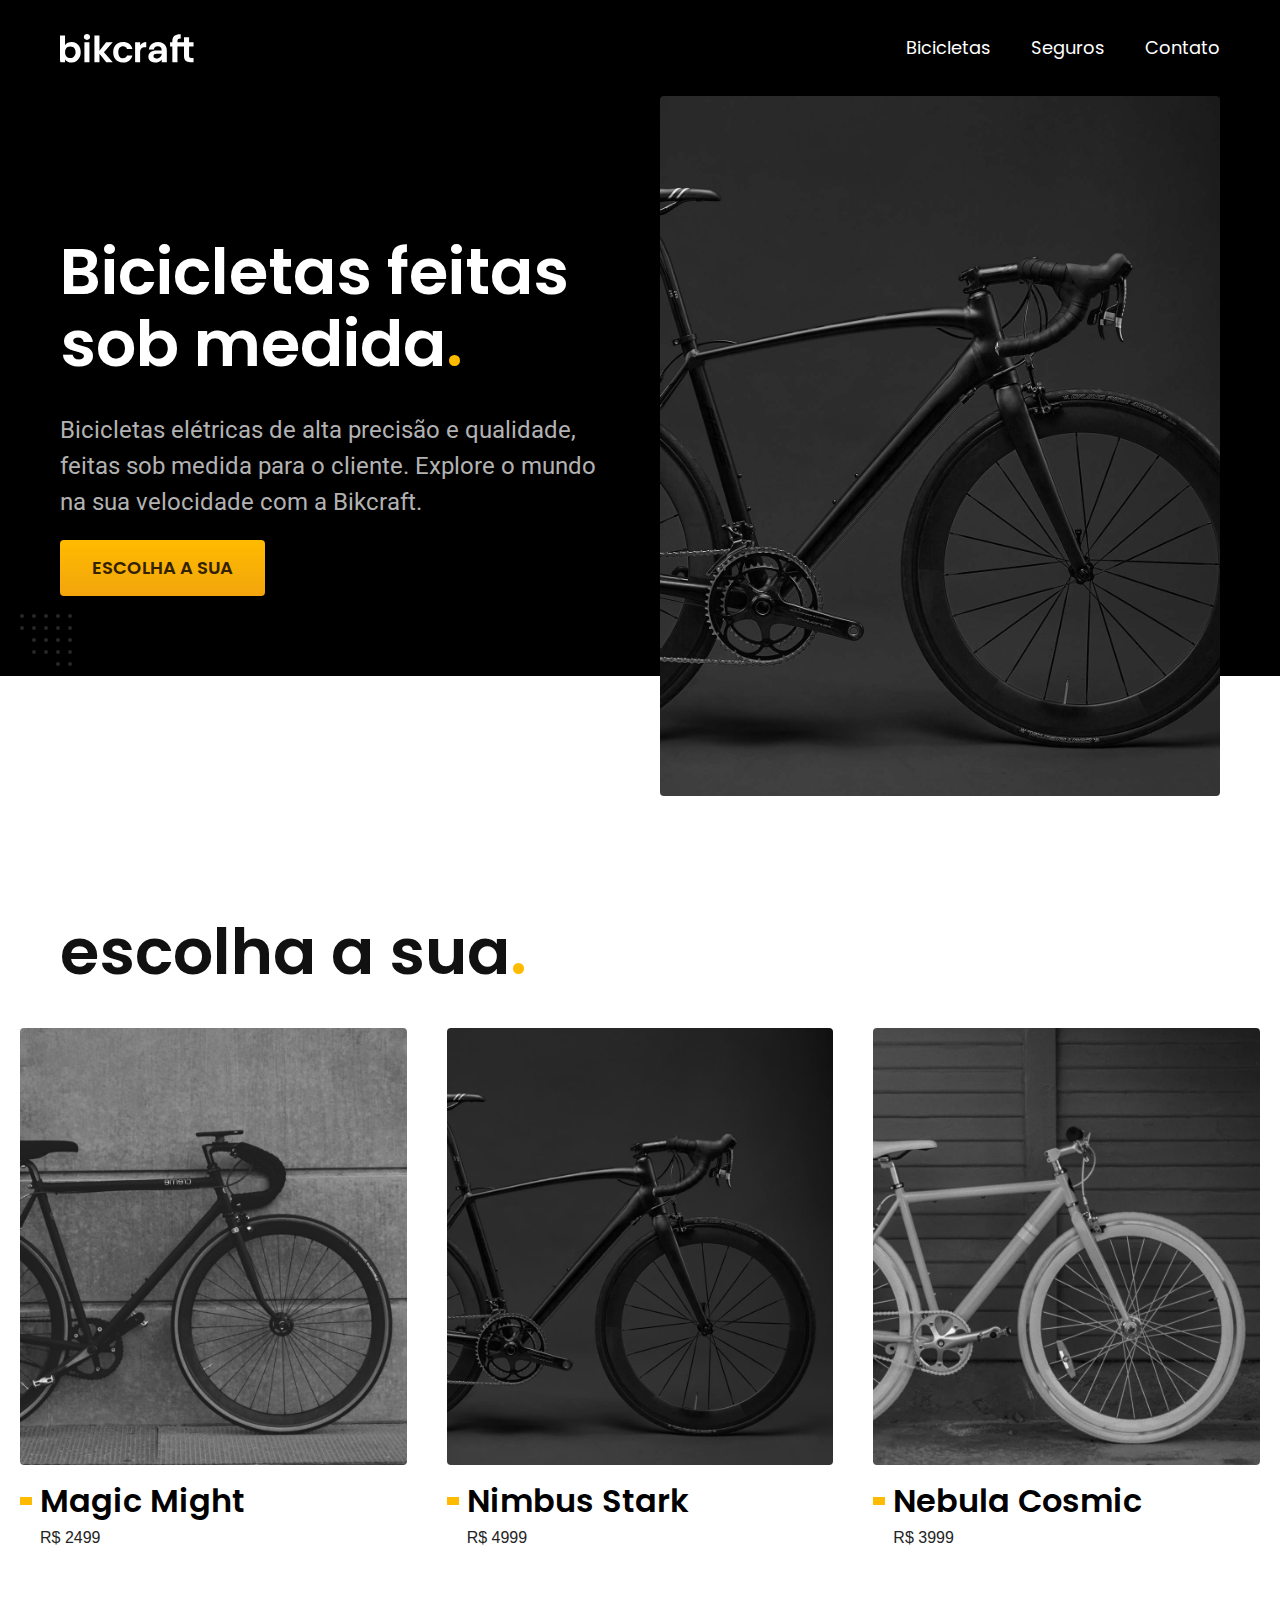
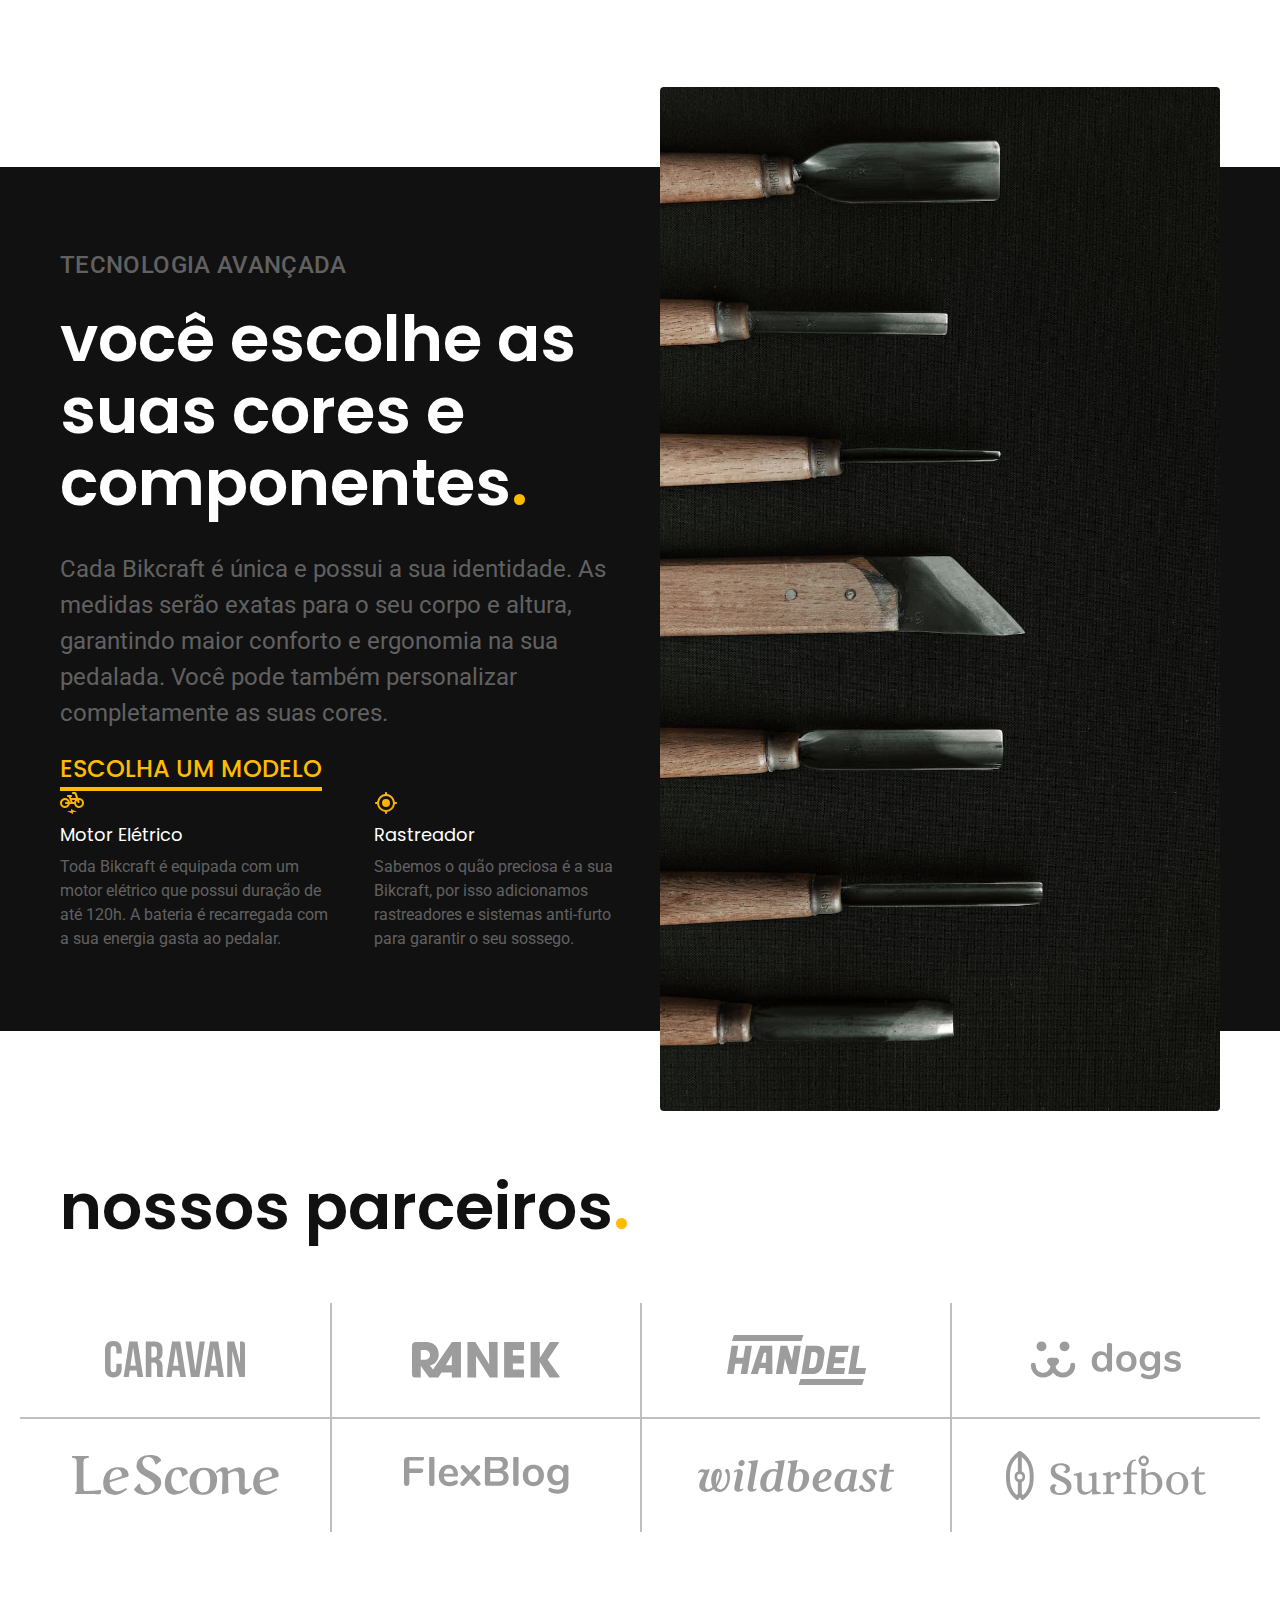
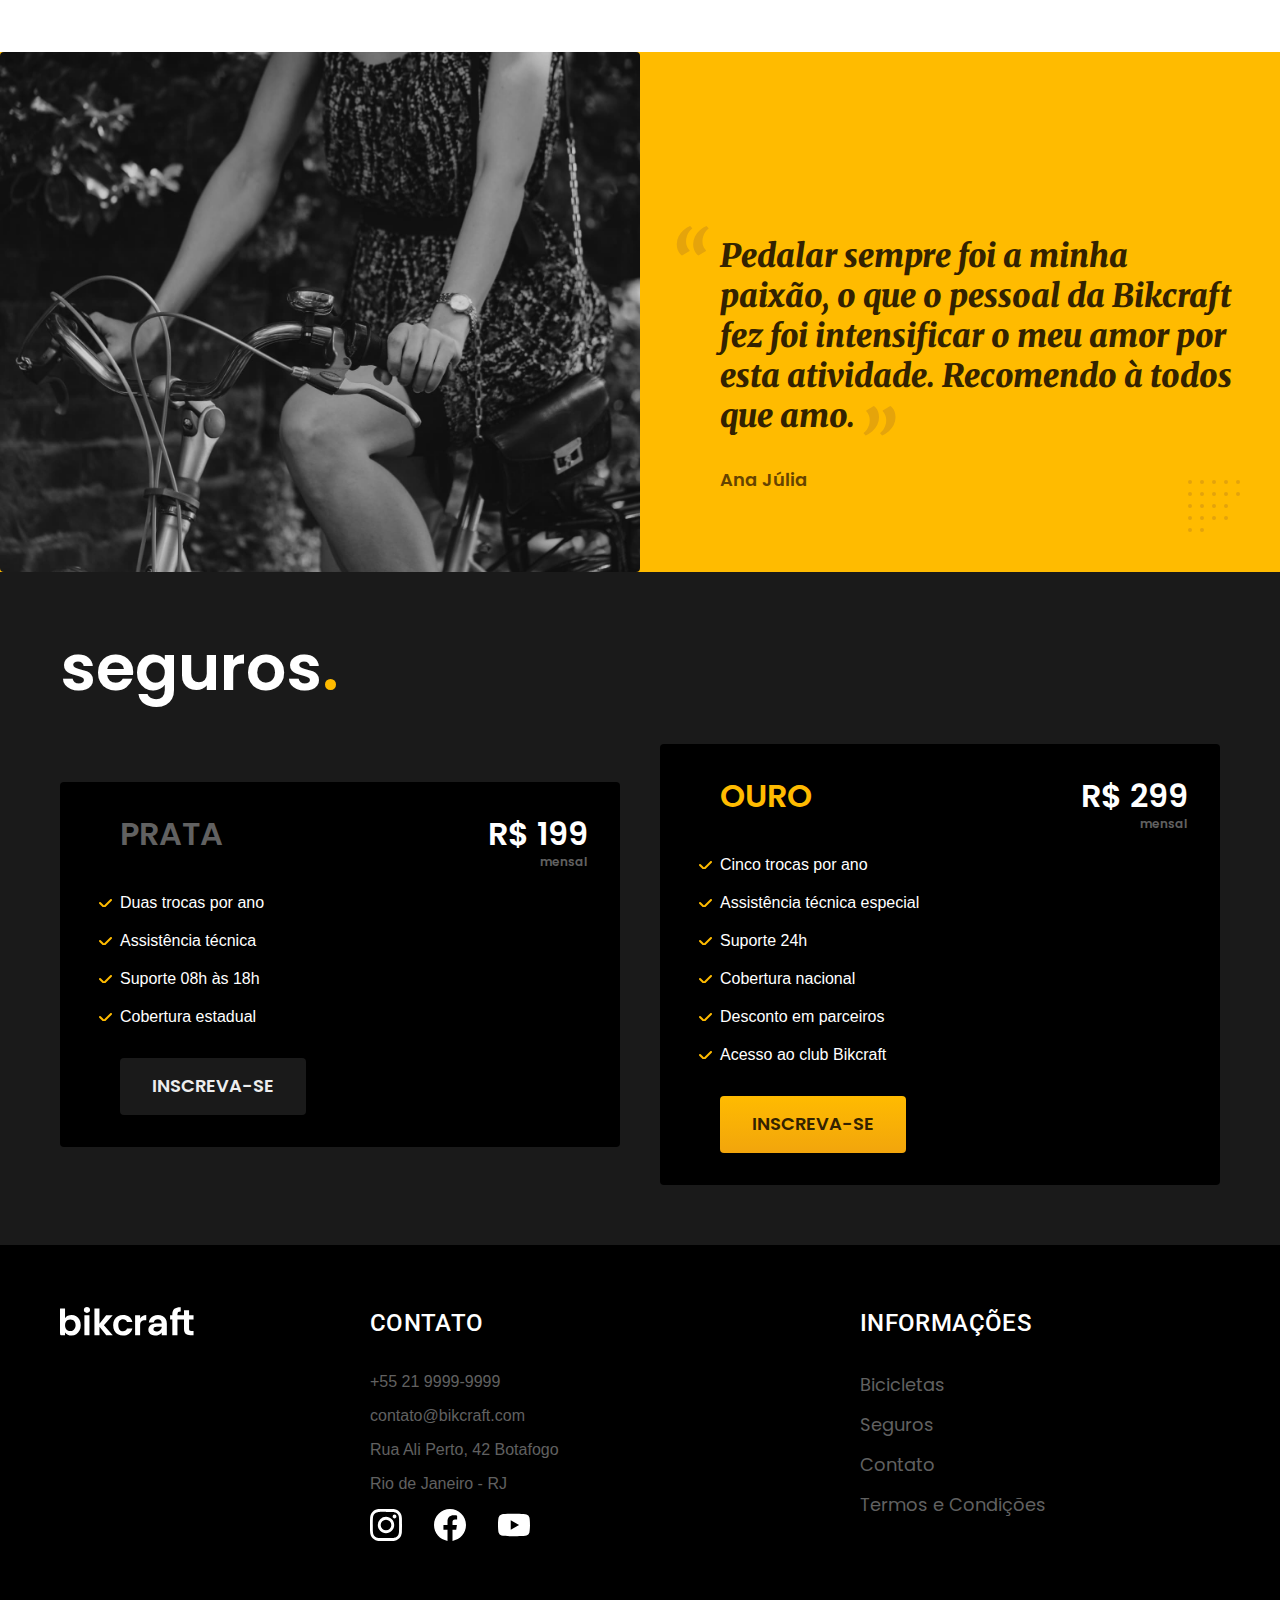
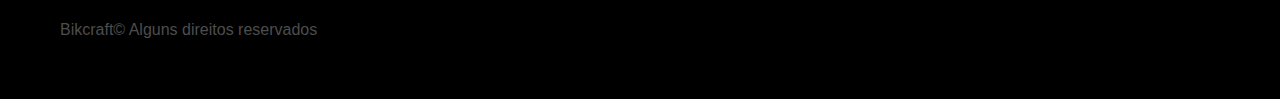
<file: index.html>
<!DOCTYPE html>
<html lang="pt-br">
<head>
    <meta charset="UTF-8">
    <meta name="viewport" content="width=device-width, initial-scale=1.0">
    <title>Bikcraft - Bicicletas Eletricas</title>
    <meta name="description" content=" Bicicletas eleétricas de alta precisão e qualidade, feitas sob medida para o cliente. Explore o mundo na sua velocidade com a Bikcraft.">
    <link rel="icon" href="./img/favicon 1.svg" type="image/svg+xml">
    <link rel="stylesheet" href="./css/style.min.css">
    <link rel="preconnect" href="https://fonts.googleapis.com">
    <link rel="preconnect" href="https://fonts.gstatic.com" crossorigin>
    <link href="https://fonts.googleapis.com/css2?family=Merriweather:ital,wght@1,900&family=Poppins:wght@400;600&family=Roboto:wght@400;500&display=swap" rel="stylesheet">

<script>document.documentElement.classList.add("js");</script>
</head>
<body>
    <header class="header-bg">
        <div class="header container">
            <a href="./"><img src="./img/bikcraft.svg" alt="bikcraft" width="136" height="32"></a>
                <nav aria-label="primaria">
                    <ul class="header-menu font-1-m cor-w">
                        <li><a href="./bicicletas.html">Bicicletas</a></li>
                        <li><a href="./seguros.html">Seguros</a></li>
                        <li><a href="./contato.html">Contato</a></li>
                    </ul>
                </nav>
        </div>
    </header>

    <main class="introducao-bg">
        <div class="introducao container">
            <div class="introducao-conteudo">
                <h1 class="font-1-xxl  cor-w">Bicicletas feitas sob medida<span class="cor-p1">.</span></h1>
                <p class="font-2-l">Bicicletas elétricas de alta precisão e qualidade,  feitas sob medida para o cliente. Explore o mundo na sua velocidade com a Bikcraft.</p>
                <a class="button"  href="./">Escolha a sua</a>
            </div>
            <picture>
                <source media="(max-width: 800px)" srcset="./img/bicicletas/nimbus.jpg">
                <img src="./img/fotos/introducao.jpg" alt="Bicicleta elétrica
                preta" width="1280" height="1600">          
            </picture>    
        </div>
    </main>

    <article class="bicicletas-lista">
        <h2 class="container font-1-xxl cor-10">escolha a sua<span class="cor-p1">.</span></h2>
            <ul>
                <li>
                    <a href="./bicicletas/magic.html">
                    <img src="./img/bicicletas/magic-home.jpg" alt="bicicleta preta" width="920" height="1040">
                    <h3 class="font-1-xl cor-11">Magic Might</h3>
                    <span class="font-2-m cor-8">R$ 2499</span>
                    </a>
                </li>
                <li>
                    <a href="./bicicletas/nimbus.html">
                    <img src="./img/bicicletas/nimbus-home.jpg" alt="bicicleta preta"  width="920" height="1040">
                    <h3 class="font-1-xl cor-11">Nimbus Stark</h3>
                    <span class="font-2-m cor-8">R$ 4999</span>
                    </a>
                </li>
                <li>
                    <a href="./bicicletas/nebula.html">
                    <img src="./img/bicicletas/nebula-home.jpg" alt="bicicleta preta" width="920" height="1040">
                    <h3 class="font-1-xl cor-11">Nebula Cosmic</h3>
                    <span class="font-2-m cor-8">R$ 3999</span>
                    </a>
                </li>
            </ul>
    </article>

    <article class="tecnologia-bg">
        <div class="tecnologia  container">
            <div class="tecnologia-conteudo">
                <span class="font-2-l-b  cor-5">Tecnologia Avançada</span> 
                <h2 class="font-1-xxl cor-w">você escolhe as suas cores e componentes<span class="cor-p1">.</span></h2>
                <p class="font-2-l  cor-5">Cada Bikcraft é única e possui a sua identidade. As medidas serão exatas para o seu corpo e altura, garantindo maior conforto e ergonomia na sua pedalada. Você pode também personalizar completamente as suas cores.</p>
                <a class="link" href="./bicicletas.html">Escolha um modelo</a>
            <div class="tecnologia-vantagens">
                <div>
                    <img src="./img/icones/eletrica.svg" alt=""  width="24" height="24">
                    <h3 class="font-1-m cor-w">Motor Elétrico</h3>
                    <p class="font-2-s  cor-5">Toda Bikcraft é equipada com um motor elétrico que possui duração de até 120h. A bateria é recarregada com a sua energia gasta ao pedalar.</p>
                </div>
                <div>
                    <img src="./img/icones/rastreador.svg" alt="" width="24" height="24">
                    <h3 class="font-1-m cor-w">Rastreador</h3>
                    <p class="font-2-s cor-5">Sabemos o quão preciosa é a sua Bikcraft, por isso adicionamos rastreadores e sistemas anti-furto para garantir o seu sossego.</p>
                </div>
            </div>
            </div>
            <div class="tecnologia-imagem">
                <img src="./img/fotos/tecnologia.jpg" alt="" width="1200" height="1920">
            </div>
        </div>      
    </article>

    <section class="parceiros" aria-label="Nossos Parceiros">
        <h2 class="container font-1-xxl cor-10">nossos parceiros<span class="cor-p1">.</span></h2>
        <ul>
            <li><img src="./img/parceiros/caravan.svg" alt="Caravan" width="140" height="38"></li> 
            <li><img src="./img/parceiros/ranek.svg" alt="Ranek" width="149" height="36"></li>
            <li><img src="./img/parceiros/handel.svg" alt="Handel" width="139" height="50"></li>
            <li><img src="./img/parceiros/dogs.svg" alt="Dogs" width="152" height="39"></li>
            <li><img src="./img/parceiros/lescone.svg" alt="Lescone" width="208" height="41"></li>
            <li><img src="./img/parceiros/flexblog.svg" alt="Flexblog" width="165" height="38"></li>
            <li><img src="./img/parceiros/wildbeast.svg" alt="wildbeast" width="196" height="34"></li>
            <li><img src="./img/parceiros/surfbot.svg" alt="Surfbot" width="200" height="49"></li>
        </ul>
    </section>
    
    <section class="depoimento" aria-label="depoimento">
        <div>
            <img src="./img/fotos/depoimento.jpg" alt="pessoa pedalando uma bicicleta Bikcraft" width="1560" height="1360">
        </div>

        <div class="depoimento-conteudo">
            <blockquote class="font-1-xl cor-p5">
                <p>Pedalar sempre foi a minha paixão, o que o pessoal da Bikcraft fez foi intensificar o meu amor por esta atividade. Recomendo à todos que amo.</p>
            </blockquote>
            <span class="font-1-m-b cor-p4">Ana Júlia</span>
        </div>
    </section>

    <article class="seguros-bg">
        <div class="seguros container">
            <h2 class="font-1-xxl cor-w">seguros<span class="cor-p1">.</span></h2>
            <div class="seguros-item">
                <h3 class="font-1-xl cor-5">PRATA</h3>
                <span class="font-1-xl cor-w">R$ 199 <span class="font-1-xs cor-5">mensal</span></span>
            <ul class="font-2-m cor-w">
                <li>Duas trocas por ano</li>
                <li>Assistência técnica</li>
                <li>Suporte 08h às 18h</li>
                <li>Cobertura estadual</li>
            </ul>
            <a  class="button secundario"  href="./orcamento.html">Inscreva-se</a>
            </div>

            <div class="seguros-item">
                <h3 class="font-1-xl cor-p1">OURO</h3>
                <span class="font-1-xl cor-w">R$ 299 <span class="font-1-xs cor-5">mensal</span></span>
            <ul class="font-2-m cor-w">
                <li>Cinco trocas por ano</li>
                <li>Assistência técnica especial</li>
                <li>Suporte 24h</li>
                <li>Cobertura nacional</li>
                <li>Desconto em parceiros</li>
                <li>Acesso ao club Bikcraft</li>
            </ul>
            <a  class="button"  href="./orcamento.html">Inscreva-se</a>
            </div>
        </div>
    </article>

    <footer class="footer-bg">
        <div class="footer container">
            <img src="./img/bikcraft.svg" alt="Bikcraft" width="136" height="32">
            <div class="footer-contato">
                <h3 class="font-2-l-b cor-w">Contato</h3>
                <ul class="font-2-m cor-5">
                    <li><a href="tel:+552199999999">+55 21 9999-9999</a></li>
                    <li><a href="mailto:contato@bikcraft.com">contato@bikcraft.com</a></li>
                    <li>Rua Ali Perto, 42 Botafogo</li>
                    <li>Rio de Janeiro - RJ</li>
                </ul>

                <div class="footer-redes">
                    <a href="./">
                        <img src="./img/redes/instagram.svg" alt="Instagram" width="32" height="32">
                    </a>

                    <a href="./">
                        <img src="./img/redes/facebook.svg" alt="Facebook" width="32" height="32">
                    </a>

                    <a href="./">
                        <img src="./img/redes/youtube.svg" alt="YouTube" width="32" height="32">
                        </a>
                </div>
            </div>

            <div class="footer-informacoes">
                <h3 class="font-2-l-b cor-w">Informações</h3>
                <nav>
                    <ul class="font-1-m cor-5">
                        <li><a href="./bicicletas.html">Bicicletas</a></li>
                        <li><a href="./seguros.html">Seguros</a></li>
                        <li><a href="./contato.html">Contato</a></li>
                        <li><a href="./termos.html">Termos e Condições</a></li>
                    </ul>
                </nav>
            </div>
            <p class="footer-copy font-2-m cor-6">Bikcraft© Alguns direitos reservados</p>
        </div>
    </footer>
    <script src="./js/script.js"></script>
</body>
</html>
</file>
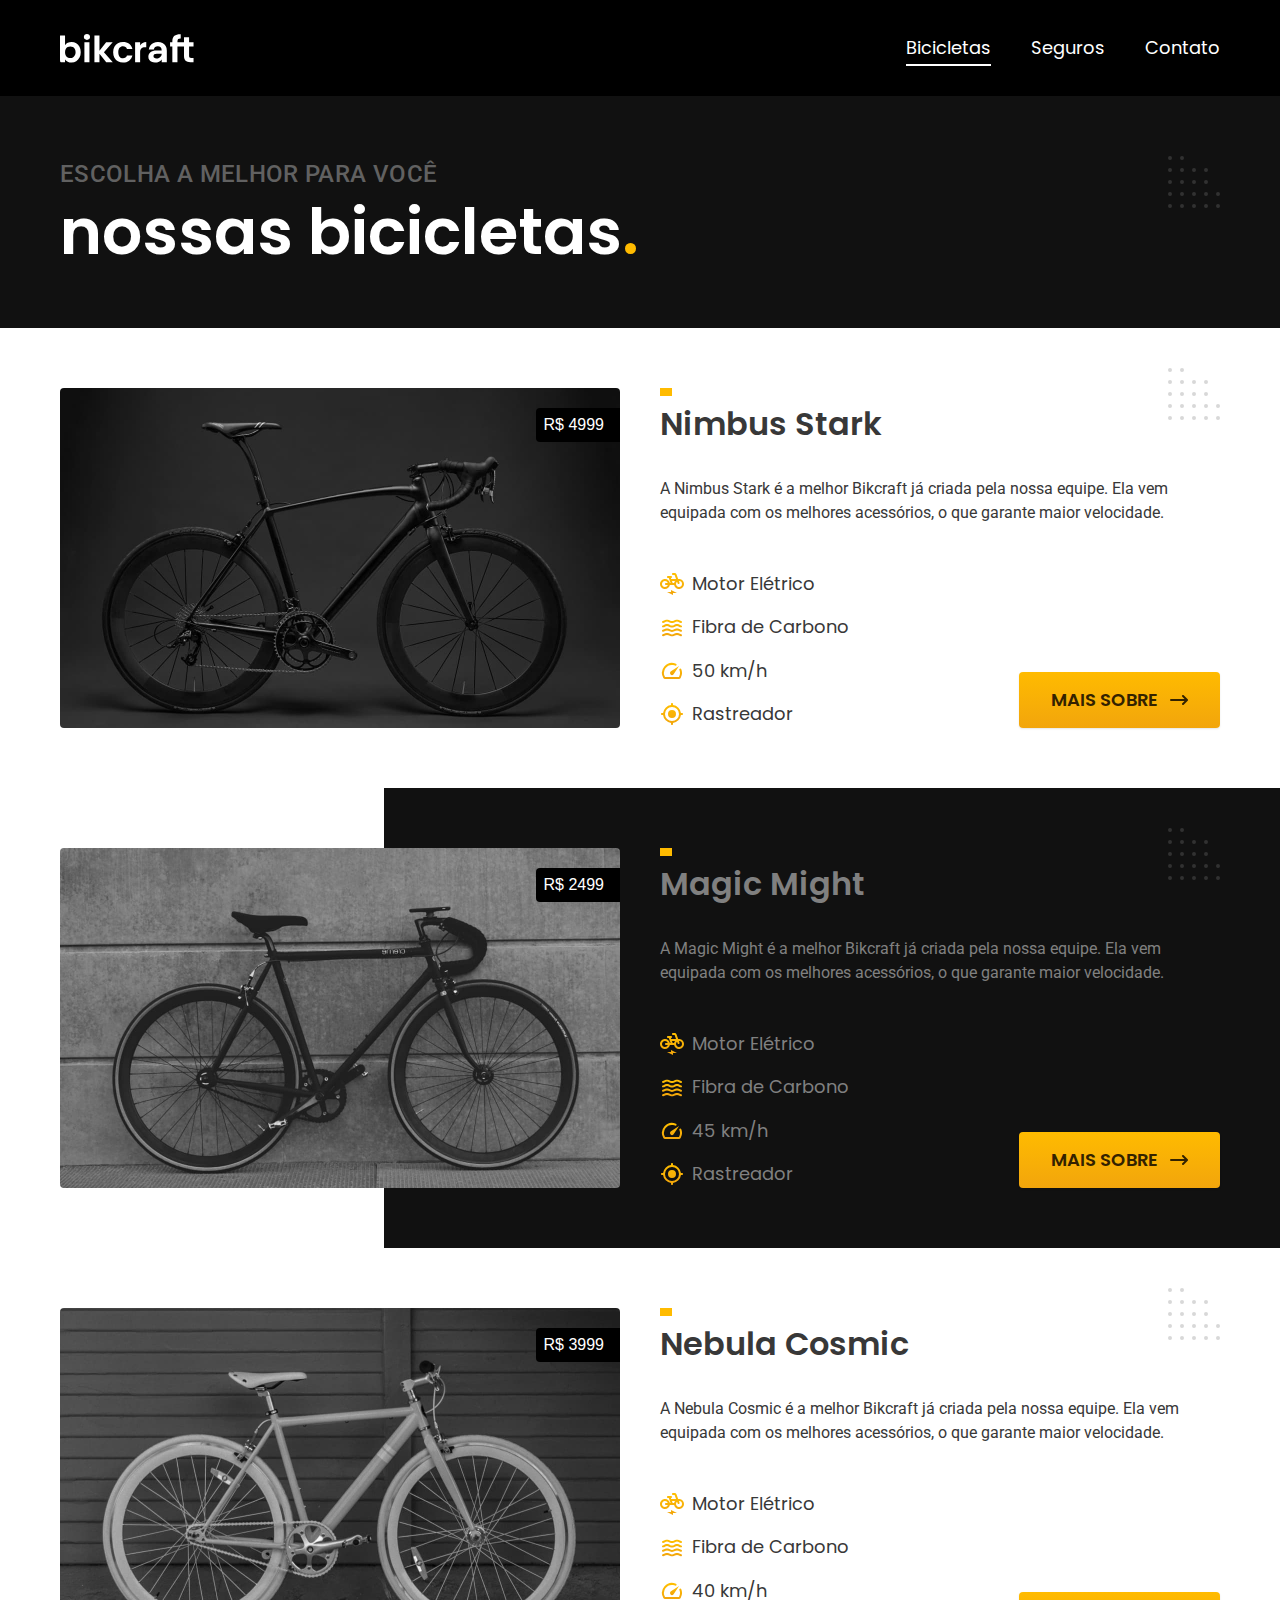
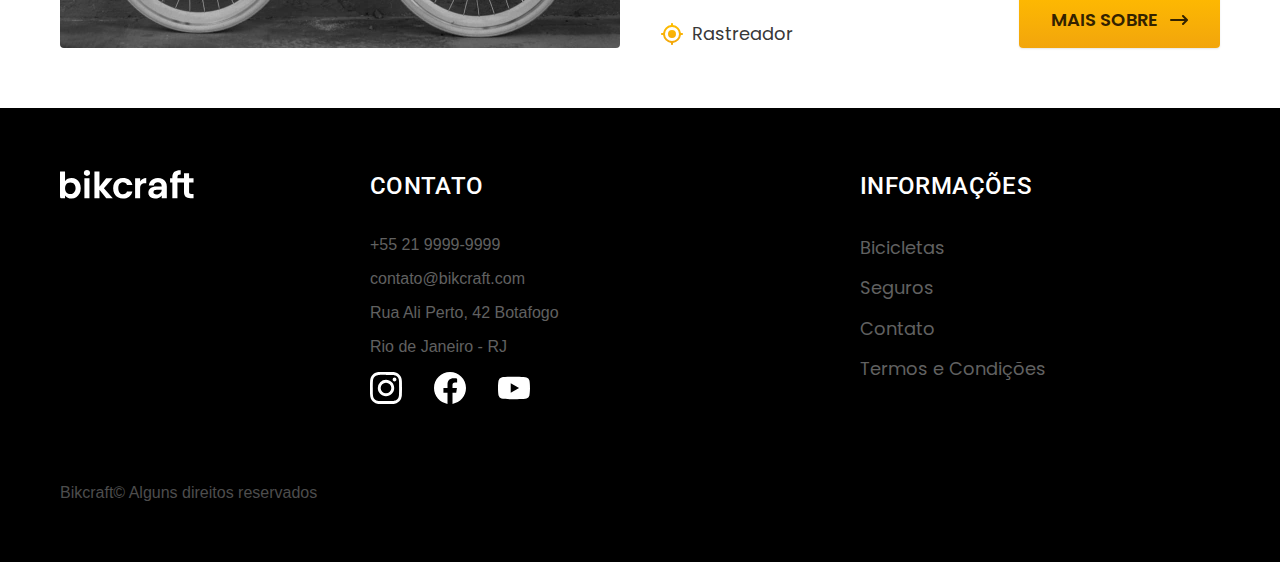
<file: bicicletas.html>
<!DOCTYPE html>
<html lang="pt-br">
<head>
    <meta charset="UTF-8">
    <meta name="viewport" content="width=device-width, initial-scale=1.0">
    <title>Bicicletas / Bikcraft</title>
    <meta name="description" content="Bicicletas.">
    <link rel="icon" href="./img/favicon 1.svg" type="image/svg+xml">
    <link rel="stylesheet" href="./css/style.min.css">
    <link rel="preconnect" href="https://fonts.googleapis.com">
    <link rel="preconnect" href="https://fonts.gstatic.com" crossorigin>
    <link href="https://fonts.googleapis.com/css2?family=Merriweather:ital,wght@1,900&family=Poppins:wght@400;600&family=Roboto:wght@400;500&display=swap" rel="stylesheet">
    <script>document.documentElement.classList.add("js");</script>
</head>
<body id="bicicletas">
    <header class="header-bg">
        <div class="header container">
            <a href="./"><img src="./img/bikcraft.svg" alt="bikcraft" width="136" height="32"></a>
                <nav aria-label="primaria">
                    <ul class="header-menu font-1-m cor-w">
                        <li><a href="./bicicletas.html">Bicicletas</a></li>
                        <li><a href="./seguros.html">Seguros</a></li>
                        <li><a href="./contato.html">Contato</a></li>
                    </ul>
                </nav>
        </div>
    </header>

    <main>
        <div class="titulo-bg">
            <div class="titulo container">
                <p class="font-2-l-b cor-5">Escolha a melhor para você</p>
                <h1 class="font-1-xxl cor-w">nossas bicicletas<span class="cor-p1">.</span></h1>
            </div>
        </div>

        
            <div class="bicicletas container">
                <div class="bicicletas-imagem">
                    <img src="./img/bicicletas/nimbus.jpg" alt="Bicicleta Preta" width="1120" height="680">
                    <span class="font-2-m cor-w">R$ 4999</span>
                </div>
                <div class="bicicletas-conteudo">
                    <h2 class="font-1-xl cor-7">Nimbus Stark</h2>
                    <p class="font-2-s cor-7">A Nimbus Stark é a melhor Bikcraft já criada pela nossa equipe. Ela vem equipada com os melhores acessórios, o que garante maior velocidade.</p>
                <ul class="font-1-m cor-7">
                    <li>
                        <img src="./img/icones/eletrica.svg" alt="" width="24" height="24">
                        Motor Elétrico
                    </li>
                    <li>
                        <img src="./img/icones/carbono.svg" alt="" width="24" height="24">
                        Fibra de Carbono
                    </li>
                    <li>
                        <img src="./img/icones/velocidade.svg" alt="" width="24" height="24">
                        50 km/h
                    </li>
                    <li>
                        <img src="./img/icones/rastreador.svg" alt="" width="24" height="24">
                        Rastreador
                    </li>
                </ul>
                <a class="button seta"href="./bicicletas/nimbus.html">Mais Sobre</a>
                </div>
            </div>
        
        <div class="bicicletas-bg">
            <div class="bicicletas container">
                <div class="bicicletas-imagem">
                    <img src="./img/bicicletas/magic.jpg" alt="Bicicleta Preta" width="1120"  height="680">
                    <span class="font-2-m cor-w">R$ 2499</span>
                </div>
                <div class="bicicletas-conteudo">
                    <h2 class="font-1-xl cor-4">Magic Might</h2>
                    <p class="font-2-s cor-4">A Magic Might é a melhor Bikcraft já criada pela nossa equipe. Ela vem equipada com os melhores acessórios, o que garante maior velocidade.</p>
                <ul class="font-1-m cor-4">
                    <li>
                        <img src="./img/icones/eletrica.svg" alt="" width="24" height="24">
                        Motor Elétrico
                    </li>
                    <li>
                        <img src="./img/icones/carbono.svg" alt="" width="24" height="24">
                        Fibra de Carbono
                    </li>
                    <li>
                        <img src="./img/icones/velocidade.svg" alt="" width="24" height="24">
                        45 km/h
                    </li>
                    <li>
                        <img src="./img/icones/rastreador.svg" alt="" width="24" height="24">
                        Rastreador
                    </li>
                </ul>
                <a class="button seta"href="./bicicletas/magic.html">Mais Sobre</a>
                </div>
            </div>
        </div>

            <div class="bicicletas container">
                <div class="bicicletas-imagem">
                    <img src="./img/bicicletas/nebula.jpg" alt="Bicicleta Preta" width="1120"  height="680">
                    <span class="font-2-m cor-w">R$ 3999</span>
                </div>
                <div class="bicicletas-conteudo">
                    <h2 class="font-1-xl cor-7">Nebula Cosmic</h2>
                    <p class="font-2-s cor-7">A Nebula Cosmic é a melhor Bikcraft já criada pela nossa equipe. Ela vem equipada com os melhores acessórios, o que garante maior velocidade.</p>
                <ul class="font-1-m cor-7">
                    <li>
                        <img src="./img/icones/eletrica.svg" alt="" width="24" height="24">
                        Motor Elétrico
                    </li>
                    <li>
                        <img src="./img/icones/carbono.svg" alt="" width="24" height="24">
                        Fibra de Carbono
                    </li>
                    <li>
                        <img src="./img/icones/velocidade.svg" alt="" width="24" height="24">
                        40 km/h
                    </li>
                    <li>
                        <img src="./img/icones/rastreador.svg" alt="" width="24" height="24">
                        Rastreador
                    </li>
                </ul>
                <a class="button seta"href="./bicicletas/nebula.html">Mais Sobre</a>
                </div>
            </div>   
    </main>

    <footer class="footer-bg">
        <div class="footer container">
            <img src="./img/bikcraft.svg" alt="Bikcraft"  width="136"  height="32">
            <div class="footer-contato">
                <h3 class="font-2-l-b cor-w">Contato</h3>
                <ul class="font-2-m cor-5">
                    <li><a href="tel:+552199999999">+55 21 9999-9999</a></li>
                    <li><a href="mailto:contato@bikcraft.com">contato@bikcraft.com</a></li>
                    <li>Rua Ali Perto, 42 Botafogo</li>
                    <li>Rio de Janeiro - RJ</li>
                </ul>

                <div class="footer-redes">
                    <a href="./">
                        <img src="./img/redes/instagram.svg" alt="Instagram" width="32"  height="32">
                    </a>

                    <a href="./">
                        <img src="./img/redes/facebook.svg" alt="Facebook" width="32"  height="32">
                    </a>

                    <a href="./">
                        <img src="./img/redes/youtube.svg" alt="YouTube" width="32"  height="32">
                        </a>
                </div>
            </div>

            <div class="footer-informacoes">
                <h3 class="font-2-l-b cor-w">Informações</h3>
                <nav>
                    <ul class="font-1-m cor-5">
                        <li><a href="./bicicletas.html">Bicicletas</a></li>
                        <li><a href="./seguros.html">Seguros</a></li>
                        <li><a href="./contato.html">Contato</a></li>
                        <li><a href="./termos.html">Termos e Condições</a></li>
                    </ul>
                </nav>
            </div>
            <p class="footer-copy font-2-m cor-6">Bikcraft© Alguns direitos reservados</p>
        </div>
    </footer>

    <script src="./js/script.js"></script>
</body>
</html>
</file>
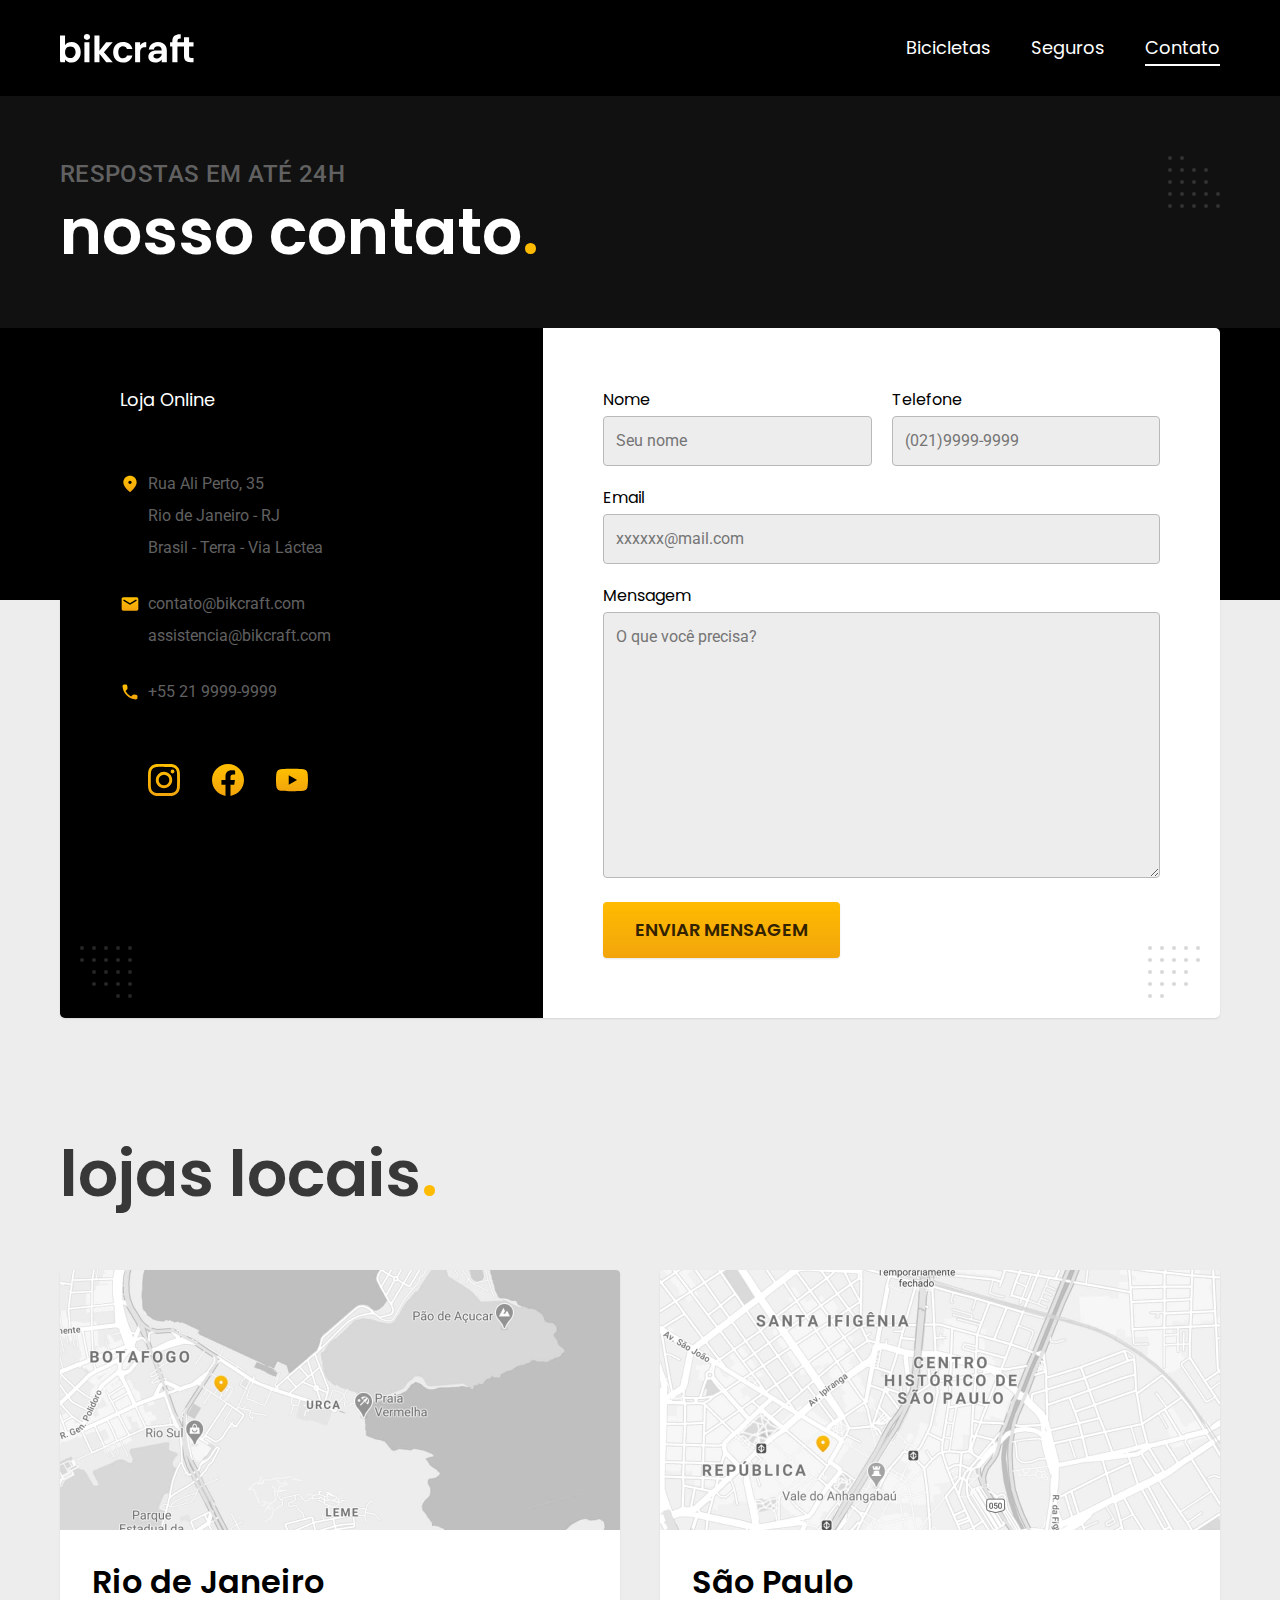
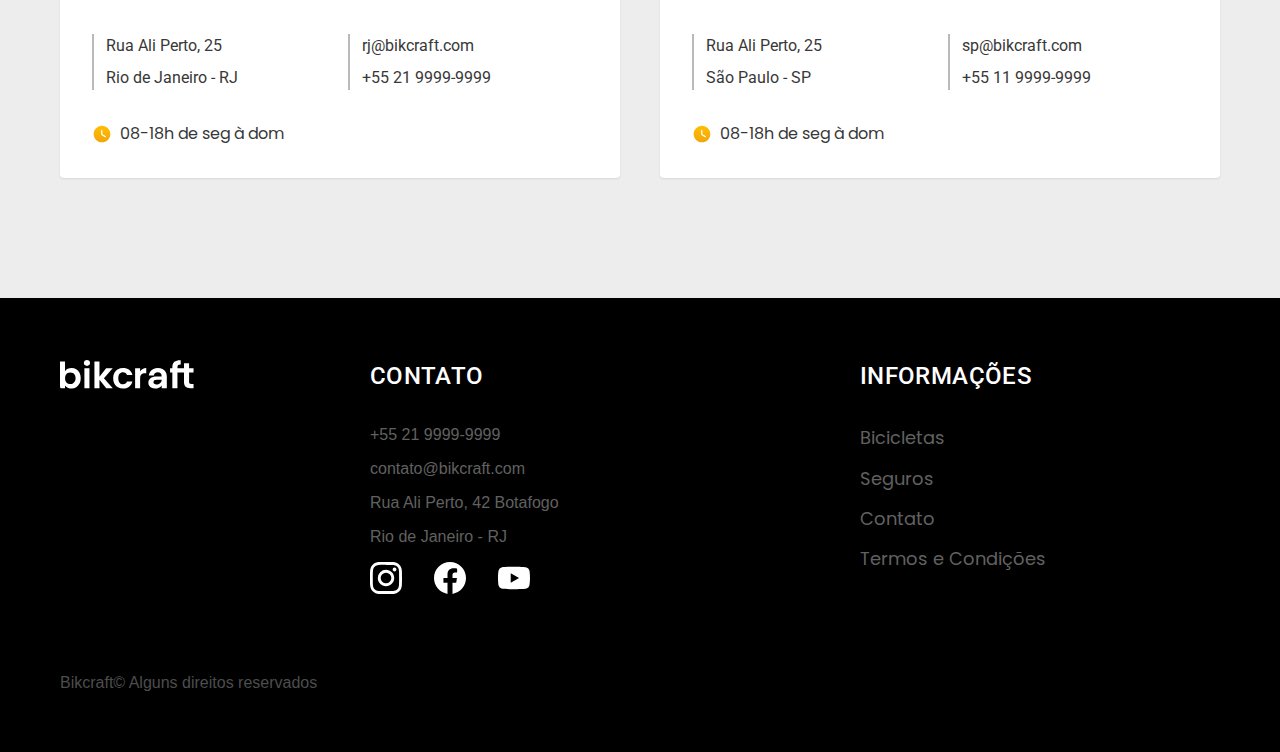
<file: contato.html>
<!DOCTYPE html>
<html lang="pt-br">
<head>
    <meta charset="UTF-8">
    <meta name="viewport" content="width=device-width, initial-scale=1.0">
    <title>Contato / Bikcraft</title>
    <meta name="description" content="Termos e condições.">
    <link rel="icon" href="./img/favicon 1.svg" type="image/svg+xml">
    <link rel="stylesheet" href="./css/style.min.css">
    <link rel="preconnect" href="https://fonts.googleapis.com">
    <link rel="preconnect" href="https://fonts.gstatic.com" crossorigin>
    <link href="https://fonts.googleapis.com/css2?family=Merriweather:ital,wght@1,900&family=Poppins:wght@400;600&family=Roboto:wght@400;500&display=swap" rel="stylesheet">
    <script>document.documentElement.classList.add("js");</script>
</head>
<body id="contato">
    <header class="header-bg">
        <div class="header container">
            <a href="./"><img src="./img/bikcraft.svg" alt="bikcraft" width"136" height="32"></a>
                <nav aria-label="primaria">
                    <ul class="header-menu font-1-m cor-w">
                        <li><a href="./bicicletas.html">Bicicletas</a></li>
                        <li><a href="./seguros.html">Seguros</a></li>
                        <li><a href="./contato.html">Contato</a></li>
                    </ul>
                </nav>
        </div>
    </header>

    <main>
        <div class="titulo-bg">
            <div class="titulo container">
                <p class="font-2-l-b cor-5">Respostas em até 24h</p>
                <h1 class="font-1-xxl cor-w">nosso contato<span class="cor-p1">.</span></h1>
            </div>
        </div>

        <div class="contato container">
            <section class="contato-dados" aria-label="Endereço">
                <h2 class="font-1-m cor-w">Loja Online</h2>
                <div class="contato-endereco font-2-s cor-5">
                    <p>Rua Ali Perto, 35</p>
                    <p>Rio de Janeiro - RJ</p>
                    <p>Brasil - Terra - Via Láctea</p>
                </div>

                <address class="contato-meios font-2-s cor-5">
                    <a href="mailto:contato@bikcraft.com">contato@bikcraft.com</a>
                    <a href="mailto:assistencia@bikcraft.com">assistencia@bikcraft.com</a>
                    <a href="tel:+552199999999">+55 21 9999-9999</a>
                </address>

                <div class="contato-redes">
                    <a href="./">
                        <img src="./img/redes/instagram-p.svg" alt="Instagram" width"32" height="32">
                    </a>

                    <a href="./">
                        <img src="./img/redes/facebook-p.svg" alt="Facebook" width"32" height="32">
                    </a>

                    <a href="./">
                        <img src="./img/redes/youtube-p.svg" alt="YouTube"width"32" height="32">
                    </a>
                </div>
            </section>

            <section class="contato-formulario" aria-label="Formulário">
                <form class="form" action="./contato.html">
                    <div>
                        <label for="nome">Nome</label>
                        <input type="text" id="nome" name="nome" placeholder="Seu nome">
                    </div>

                    <div>
                        <label for="telefone">Telefone</label>
                        <input type="text" id="telefone" name="nome" placeholder="(021)9999-9999">
                    </div>

                    <div class="col-2">
                        <label for="mensagem">Email</label>
                        <input type="text" id="email" name="email" placeholder="xxxxxx@mail.com">
                    </div>

                    <div class="col-2">
                        <label for="mensagem">Mensagem</label>
                        <textarea name="mensagem" id="mensagem" rows="10" placeholder="O que você precisa?"></textarea> 
                    </div>

                    <button class="button col-2">Enviar Mensagem</button>
                </form>
            </section>
        </div>      
    </main>

    <article class="lojas container">
        <h2 class="font-1-xxl cor-7">lojas locais<span class="cor-p1">.</span></h2>
        <div class="lojas-item">
            <img src="./img/lojas/rj.jpg" alt="mapa marcando o endereço Rua Ali Perto, 25 - Rio de Janeiro - RJ">

            <div class="lojas-conteudo">
                <h3 class="font-1-xl cor-11">Rio de Janeiro</h3>
                <div class="lojas-dados font-2-s cor-7">
                    <p>Rua Ali Perto, 25</p>
                    <p>Rio de Janeiro - RJ</p>
                </div>

                <div class="lojas-dados font-2-s cor-7">
                    <a href="mailto:rj@bikcraft.com">rj@bikcraft.com</a>
                    <a href="tel:+552199999999">+55 21 9999-9999</a>
                </div>

                <p class="lojas-tempo font-1-s cor-7"><img src="./img/icones/horario.svg" alt="">08-18h de seg à dom</p>
            </div>
        </div>

        <div class="lojas-item">
            <img src="./img/lojas/sp.jpg" alt="mapa marcando o endereço Rua Ali Perto, 25 - São Paulo - SP">
            <div class="lojas-conteudo">
                <h3 class="font-1-xl cor-11">São Paulo</h3>
                <div class="lojas-dados font-2-s cor-7">
                    <p>Rua Ali Perto, 25</p>
                    <p>São Paulo - SP</p>
                </div>
                <div class="lojas-dados font-2-s cor-7">
                    <a href="mailto:sp@bikcraft.com">sp@bikcraft.com</a>
                    <a href="tel:+551199999999">+55 11 9999-9999</a>
                </div>
                <p class="lojas-tempo font-1-s cor-7"><img src="./img/icones/horario.svg" alt="">08-18h de seg à dom</p>
            </div>
        </div>
    </article>

    <footer class="footer-bg">
        <div class="footer container">
            <img src="./img/bikcraft.svg" alt="Bikcraft">
            <div class="footer-contato">
                <h3 class="font-2-l-b cor-w">Contato</h3>
                <ul class="font-2-m cor-5">
                    <li><a href="tel:+552199999999">+55 21 9999-9999</a></li>
                    <li><a href="mailto:contato@bikcraft.com">contato@bikcraft.com</a></li>
                    <li>Rua Ali Perto, 42 Botafogo</li>
                    <li>Rio de Janeiro - RJ</li>
                </ul>

                <div class="footer-redes">
                    <a href="./">
                        <img src="./img/redes/instagram.svg" alt="Instagram">
                    </a>

                    <a href="./">
                        <img src="./img/redes/facebook.svg" alt="Facebook">
                    </a>

                    <a href="./">
                        <img src="./img/redes/youtube.svg" alt="YouTube">
                        </a>
                </div>
            </div>

            <div class="footer-informacoes">
                <h3 class="font-2-l-b cor-w">Informações</h3>
                <nav>
                    <ul class="font-1-m cor-5">
                        <li><a href="./bicicletas.html">Bicicletas</a></li>
                        <li><a href="./seguros.html">Seguros</a></li>
                        <li><a href="./contato.html">Contato</a></li>
                        <li><a href="./termos.html">Termos e Condições</a></li>
                    </ul>
                </nav>
            </div>
            <p class="footer-copy font-2-m cor-6">Bikcraft© Alguns direitos reservados</p>
        </div>
    </footer>
    <script src="./js/script.js"></script>
    
</body>
</html>
</file>
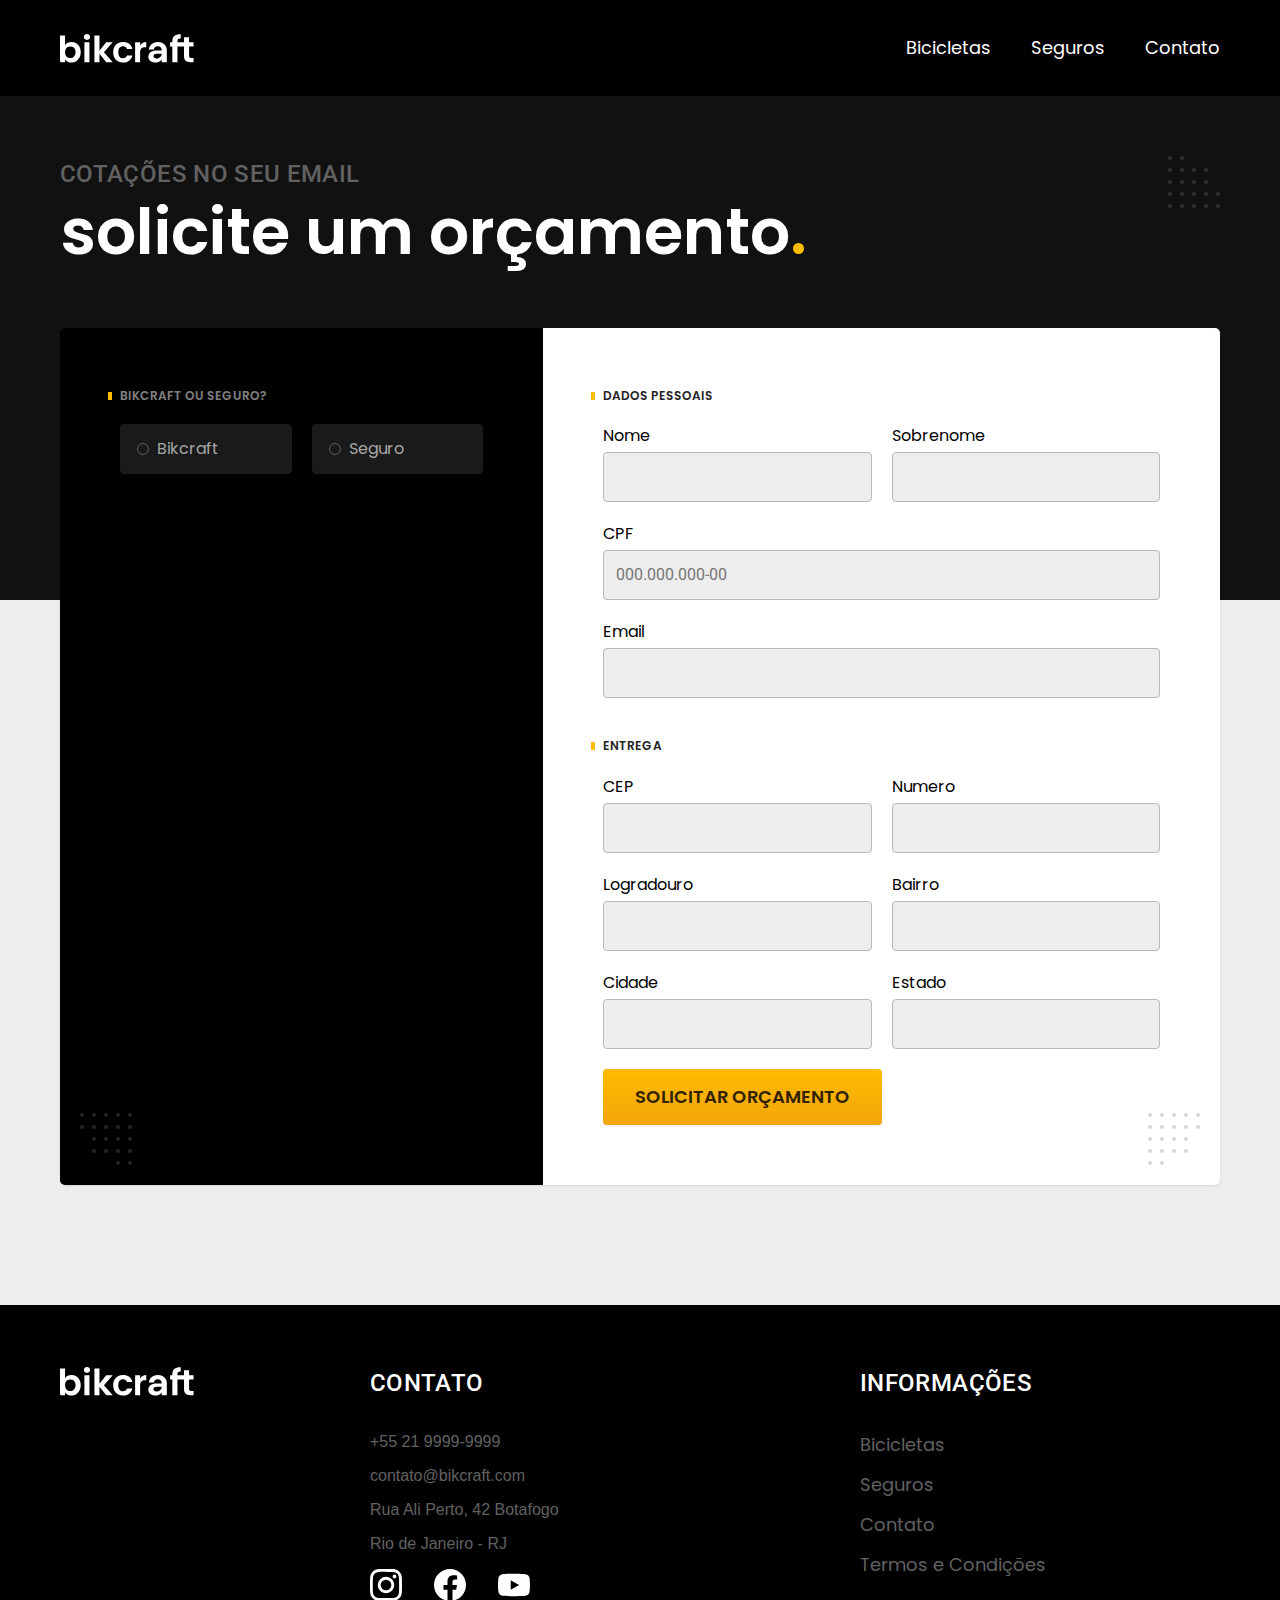
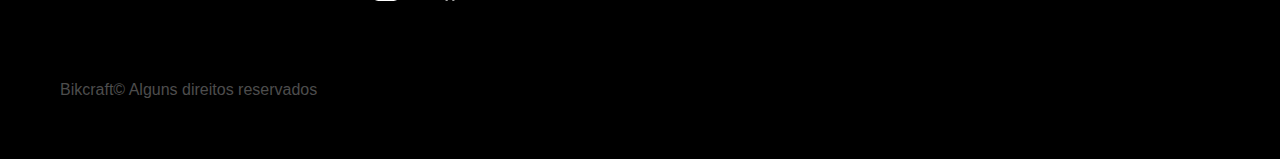
<file: orcamento.html>
<!DOCTYPE html>
<html lang="pt-br">
<head>
    <meta charset="UTF-8">
    <meta name="viewport" content="width=device-width, initial-scale=1.0">
    <title>Orçamento / Bikcraft</title>
    <meta name="description" content="Termos e condições.">
    <link rel="icon" href="./img/favicon 1.svg" type="image/svg+xml">
    <link rel="stylesheet" href="./css/style.min.css">
    <link rel="preconnect" href="https://fonts.googleapis.com">
    <link rel="preconnect" href="https://fonts.gstatic.com" crossorigin>
    <link href="https://fonts.googleapis.com/css2?family=Merriweather:ital,wght@1,900&family=Poppins:wght@400;600&family=Roboto:wght@400;500&display=swap" rel="stylesheet">
    <script>document.documentElement.classList.add("js");</script>
</head>
<body id="orcamento">
    <header class="header-bg">
        <div class="header container">
            <a href="./"><img src="./img/bikcraft.svg" alt="bikcraft"></a>
                <nav aria-label="primaria">
                    <ul class="header-menu font-1-m cor-w">
                        <li><a href="./bicicletas.html">Bicicletas</a></li>
                        <li><a href="./seguros.html">Seguros</a></li>
                        <li><a href="./contato.html">Contato</a></li>
                    </ul>
                </nav>
        </div>
    </header>

    <main>
        <div class="titulo-bg">
            <div class="titulo container">
                <p class="font-2-l-b cor-5">Cotações no seu email</p>
                <h1 class="font-1-xxl cor-w">solicite um orçamento<span class="cor-p1">.</span></h1>
            </div>
        </div>

        <form class="orcamento container" action="./">
            <div class="orcamento-produto">
                <h2 class="font-1-xs cor-4">Bikcraft ou Seguro?</h2>

                <input type="radio" name="tipo" value="bikcraft" id="bikcraft">
                <label for="bikcraft">Bikcraft</label>
                <input type="radio" name="tipo" value="seguro" id="seguro">
                <label for="seguro">Seguro</label>

                <div class="orcamento-conteudo"  id="orcamento-bikcraft">
                    <h2 class="font-1-xs cor-4">Escolha a sua</h2>

                    <input type="radio" name="produto" value="nimbus" id="nimbus">
                    <label for="nimbus">Nimbus Stark <span>R$ 4999</span></label>
                    <div class="orcamento-detalhes">
                        <ul class="font-1-xs cor-8">
                            <li><img src="./img/icones/eletrica.svg" alt="">Motor Elétrico</li>
                            <li><img src="./img/icones/carbono.svg" alt="">Fibra de Carbono</li>
                            <li><img src="./img/icones/velocidade.svg" alt="">50km</li>
                            <li><img src="./img/icones/rastreador.svg" alt="">Ratreador</li>
                        </ul>
                        <img src="./img/bicicletas/nimbus.jpg" alt="Bicicleta Preta">
                    </div>

                    <input type="radio" name="produto" value="magic" id="magic">
                    <label for="magic">Magic Might <span>R$ 2499</span></label>
                    <div class="orcamento-detalhes">
                        <ul class="font-1-xs cor-8">
                            <li><img src="./img/icones/eletrica.svg" alt="">Motor Elétrico</li>
                            <li><img src="./img/icones/carbono.svg" alt="">Fibra de Carbono</li>
                            <li><img src="./img/icones/velocidade.svg" alt="">45km</li>
                            <li><img src="./img/icones/rastreador.svg" alt="">Ratreador</li>
                        </ul>
                        <img src="./img/bicicletas/magic.jpg" alt="Bicicleta Preta">
                    </div>

                    <input type="radio" name="produto" value="nebula" id="nebula">
                    <label for="nebula">Nebula Cosmic <span>R$ 3999</span></label>
                    <div class="orcamento-detalhes">
                        <ul class="font-1-xs cor-8">
                            <li><img src="./img/icones/eletrica.svg" alt="">Motor Elétrico</li>
                            <li><img src="./img/icones/carbono.svg" alt="">Fibra de Carbono</li>
                            <li><img src="./img/icones/velocidade.svg" alt="">40km</li>
                            <li><img src="./img/icones/rastreador.svg" alt="">Ratreador</li>
                        </ul>
                        <img src="./img/bicicletas/nebula.jpg" alt="Bicicleta Branca">
                    </div>
                </div>

                <div class="orcamento-conteudo"  id="orcamento-seguro">
                    <h2 class="font-1-xs cor-4">Escolha o plano</h2>

                    <input type="radio" name="produto" value="prata" id="prata">
                    <label for="prata">Prata<span>R$ 199</span></label>

                    <input type="radio" name="produto" value="ouro" id="ouro">
                    <label for="ouro">Ouro<span>R$ 299</span></label>
                </div>
            </div>
            
            <div class="orcamento-dados form">
                <h2 class="font-1-xs cor-8  col-2">dados pessoais</h2>
                <div>
                    <label for="nome">Nome</label>
                    <input type="text" id="nome" name="nome">
                </div>
                <div>
                    <label for="sobrenome">Sobrenome</label>
                    <input type="text" id="sobrenome" name="sobrenome">
                </div>
                <div class="col-2">
                    <label for="cpf">CPF</label>
                    <input type="text" id="cpf" name="cpf" placeholder="000.000.000-00">
                </div>
                <div class="col-2">
                    <label for="email">Email</label>
                    <input type="email" id="email" name="email">
                </div>

                <h2 class="font-1-xs cor-8 col-2">entrega</h2>
                <div>
                    <label for="cep">CEP</label>
                    <input type="text" id="cep" name="cep">
                </div>
                <div>
                    <label for="numero">Numero</label>
                    <input type="text" id="numero" name="numero">
                </div>
                <div>
                    <label for="logradouro">Logradouro</label>
                    <input type="text" id="logradouro" name="logradouro">
                </div>
                <div>
                    <label for="bairro">Bairro</label>
                    <input type="text" id="bairro" name="bairro">
                </div>
                <div>
                    <label for="cidade">Cidade</label>
                    <input type="text" id="cidade" name="cidade">
                </div>
                <div>
                    <label for="estado">Estado</label>
                    <input type="text" id="estado" name="estado">
                </div>

                <button class="button col-2">Solicitar Orçamento</button>




            </div>
        </form>
    </main>

    <footer class="footer-bg">
        <div class="footer container">
            <img src="./img/bikcraft.svg" alt="Bikcraft">
            <div class="footer-contato">
                <h3 class="font-2-l-b cor-w">Contato</h3>
                <ul class="font-2-m cor-5">
                    <li><a href="tel:+552199999999">+55 21 9999-9999</a></li>
                    <li><a href="mailto:contato@bikcraft.com">contato@bikcraft.com</a></li>
                    <li>Rua Ali Perto, 42 Botafogo</li>
                    <li>Rio de Janeiro - RJ</li>
                </ul>

                <div class="footer-redes">
                    <a href="./">
                        <img src="./img/redes/instagram.svg" alt="Instagram">
                    </a>

                    <a href="./">
                        <img src="./img/redes/facebook.svg" alt="Facebook">
                    </a>

                    <a href="./">
                        <img src="./img/redes/youtube.svg" alt="YouTube">
                        </a>
                </div>
            </div>

            <div class="footer-informacoes">
                <h3 class="font-2-l-b cor-w">Informações</h3>
                <nav>
                    <ul class="font-1-m cor-5">
                        <li><a href="./bicicletas.html">Bicicletas</a></li>
                        <li><a href="./seguros.html">Seguros</a></li>
                        <li><a href="./contato.html">Contato</a></li>
                        <li><a href="./termos.html">Termos e Condições</a></li>
                    </ul>
                </nav>
            </div>
            <p class="footer-copy font-2-m cor-6">Bikcraft© Alguns direitos reservados</p>
        </div>
    </footer>

    <script src="./js/script.js"></script>
</body>
</html>
</file>
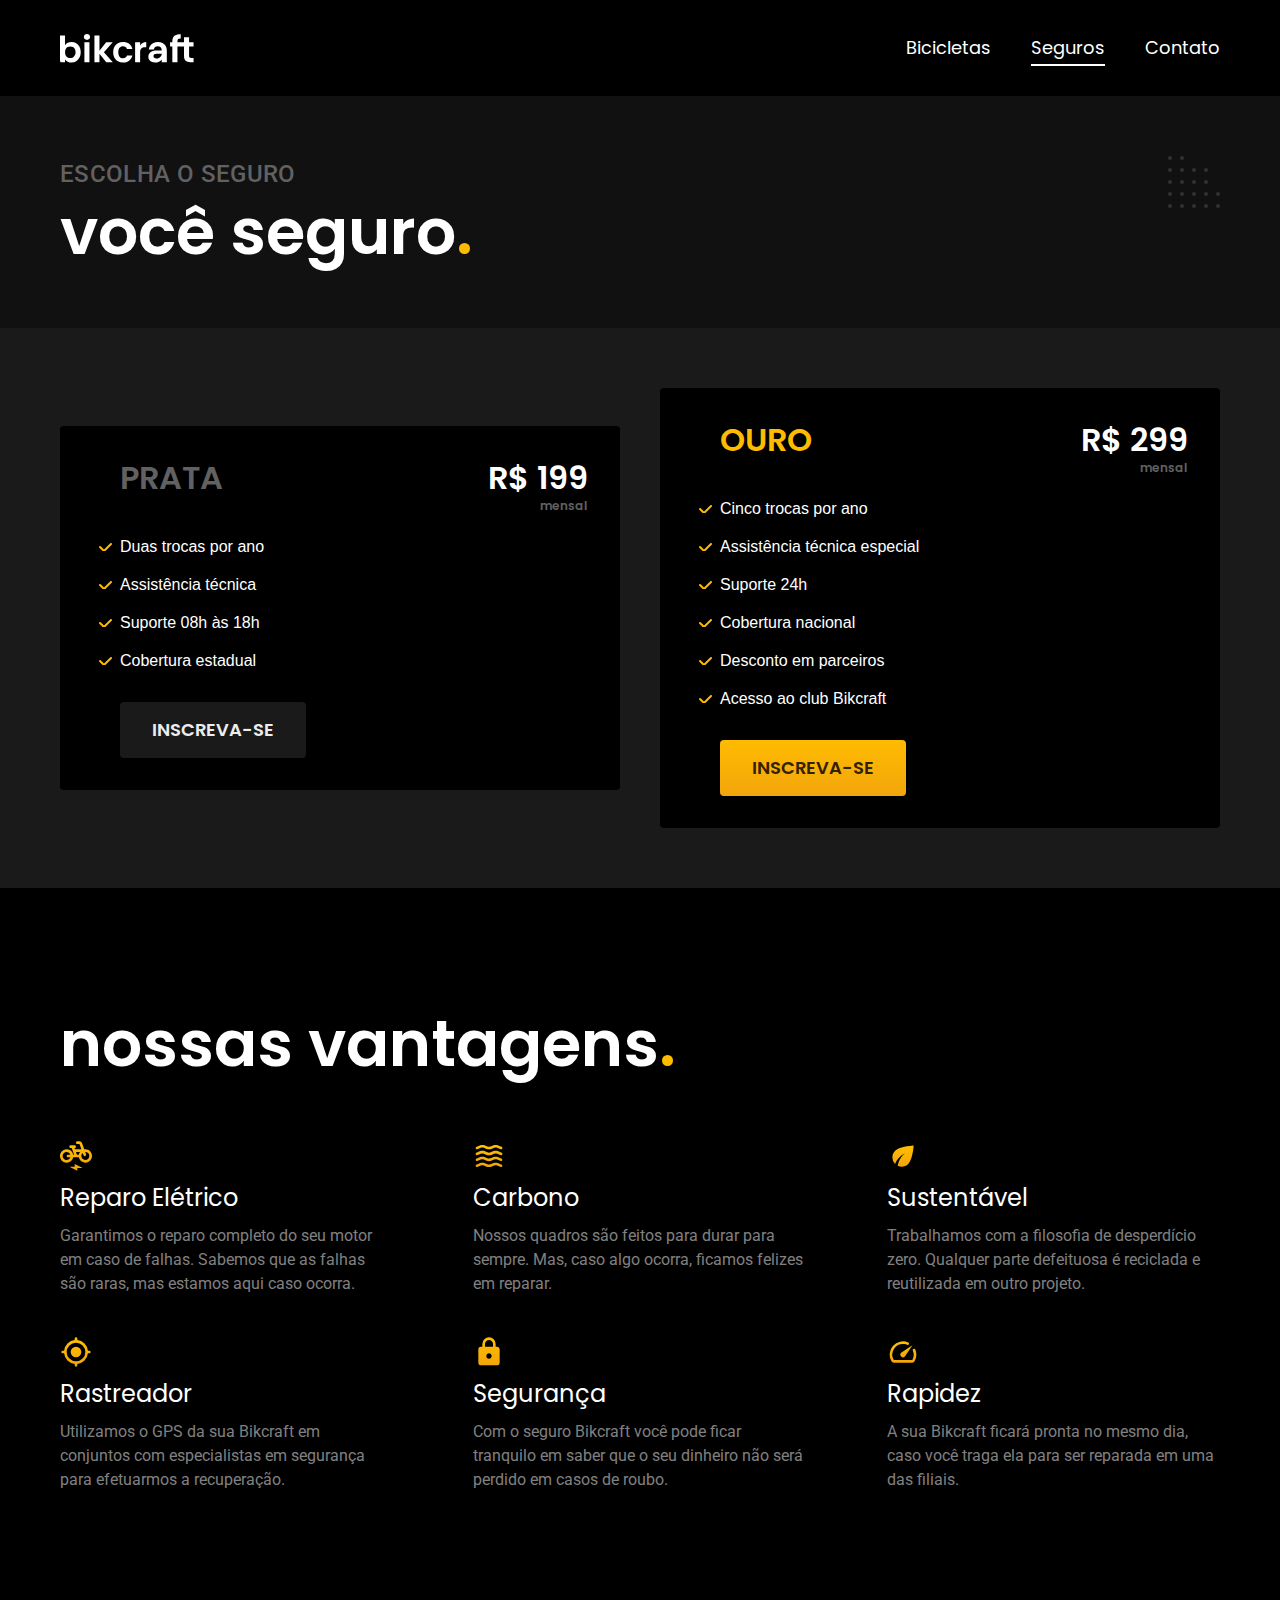
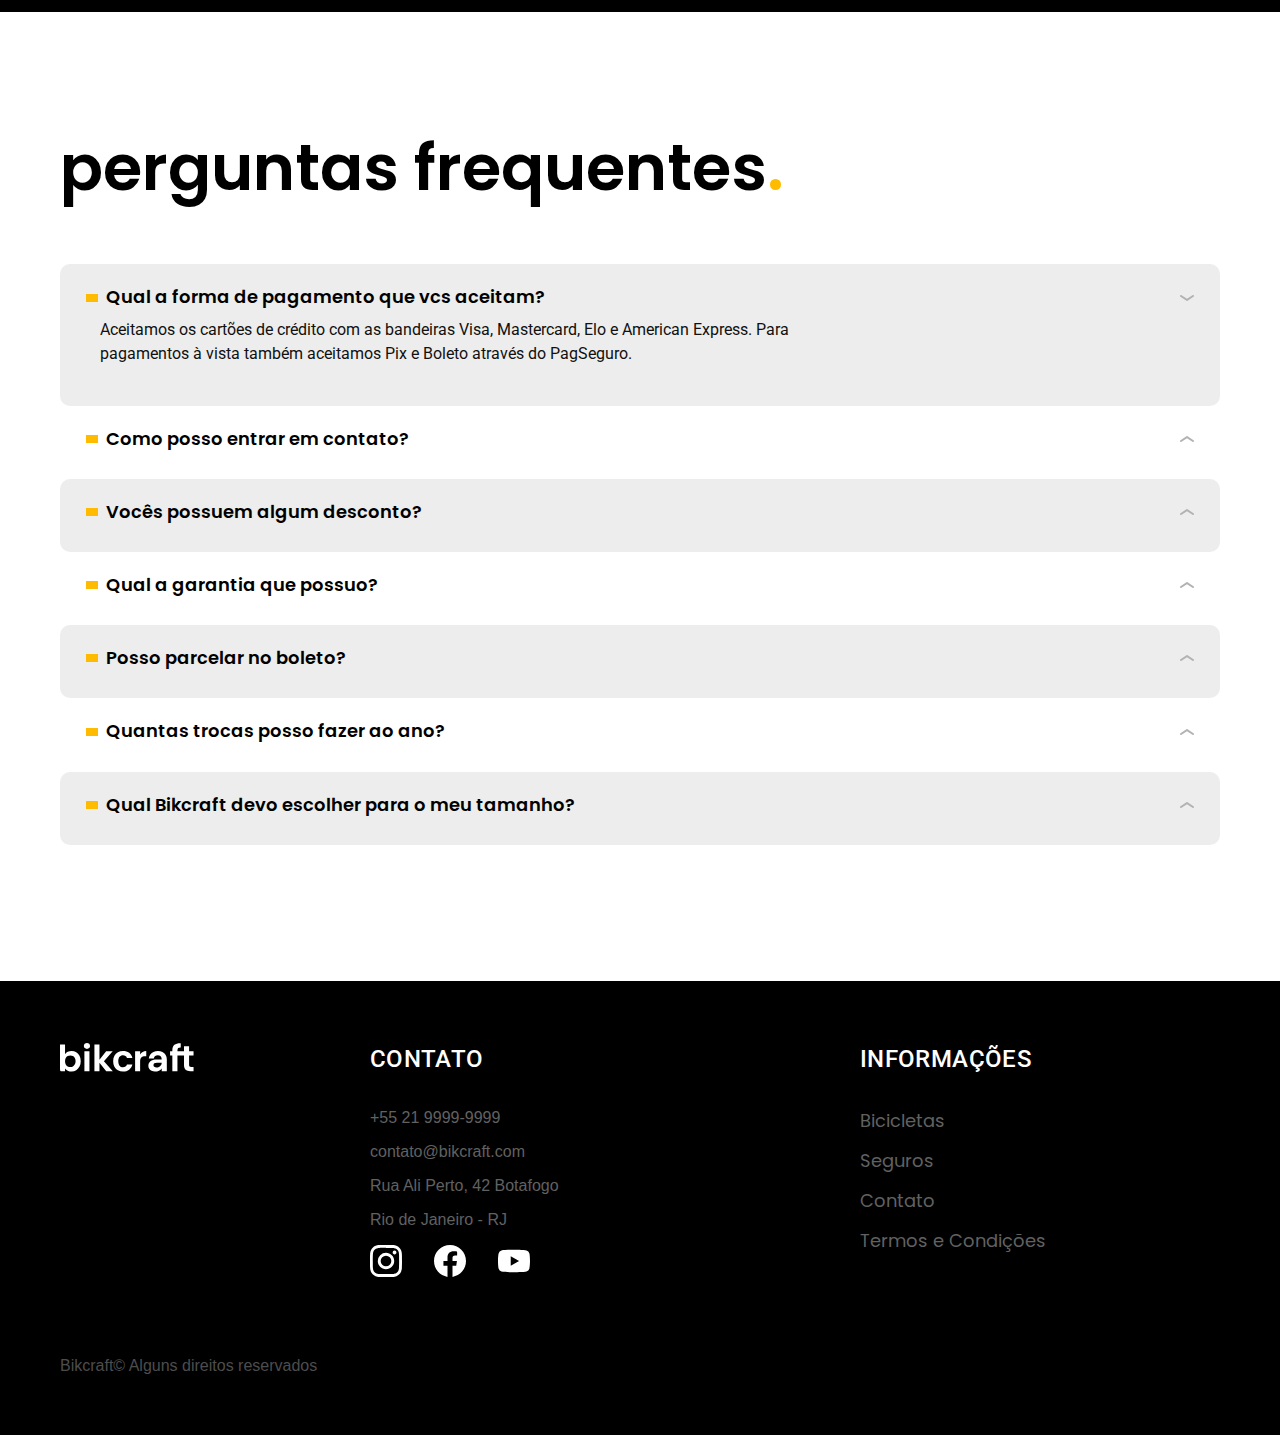
<file: seguros.html>
<!DOCTYPE html>
<html lang="pt-br">
<head>
    <meta charset="UTF-8">
    <meta name="viewport" content="width=device-width, initial-scale=1.0">
    <title>Seguros / Bikcraft</title>
    <meta name="description" content="Termos e condições.">
    <link rel="icon" href="./img/favicon 1.svg" type="image/svg+xml">
    <link rel="stylesheet" href="./css/style.min.css">
    <link rel="preconnect" href="https://fonts.googleapis.com">
    <link rel="preconnect" href="https://fonts.gstatic.com" crossorigin>
    <link href="https://fonts.googleapis.com/css2?family=Merriweather:ital,wght@1,900&family=Poppins:wght@400;600&family=Roboto:wght@400;500&display=swap" rel="stylesheet">
    <script>document.documentElement.classList.add("js");</script>
</head>
<body id="seguros">
    <header class="header-bg">
        <div class="header container">
            <a href="./"><img src="./img/bikcraft.svg" alt="bikcraft"></a>
                <nav aria-label="primaria">
                    <ul class="header-menu font-1-m cor-w">
                        <li><a href="./bicicletas.html">Bicicletas</a></li>
                        <li><a href="./seguros.html">Seguros</a></li>
                        <li><a href="./contato.html">Contato</a></li>
                    </ul>
                </nav>
        </div>
    </header>

    <main class="seguros-bg">
        <div class="titulo-bg">
            <div class="titulo container">
                <p class="font-2-l-b cor-5">Escolha o seguro</p>
                <h1 class="font-1-xxl cor-w">você seguro<span class="cor-p1">.</span></h1>
            </div>
        </div>
            <div class="seguros container">
                <div class="seguros-item">
                    <h3 class="font-1-xl cor-5">PRATA</h3>
                    <span class="font-1-xl cor-w">R$ 199 <span class="font-1-xs cor-5">mensal</span></span>
                <ul class="font-2-m cor-w">
                    <li>Duas trocas por ano</li>
                    <li>Assistência técnica</li>
                    <li>Suporte 08h às 18h</li>
                    <li>Cobertura estadual</li>
                </ul>
                <a  class="button secundario"  href="./orcamento.html?tipo=seguro&produto=prata">Inscreva-se</a>
                </div>
    
                <div class="seguros-item">
                    <h3 class="font-1-xl cor-p1">OURO</h3>
                    <span class="font-1-xl cor-w">R$ 299 <span class="font-1-xs cor-5">mensal</span></span>
                <ul class="font-2-m cor-w">
                    <li>Cinco trocas por ano</li>
                    <li>Assistência técnica especial</li>
                    <li>Suporte 24h</li>
                    <li>Cobertura nacional</li>
                    <li>Desconto em parceiros</li>
                    <li>Acesso ao club Bikcraft</li>
                </ul>
                <a  class="button"  href="./orcamento.html?tipo=seguro&produto=ouro">Inscreva-se</a>
                </div>
            </div>
        </article>
    </main>

    <article class="vantagens-bg">
        <div class="vantagens container">
            <h2 class="font-1-xxl cor-w">nossas vantagens<span class="cor-p1">.</span></h2>
            <ul>
                <li>
                    <img src="./img/icones/eletrica.svg" alt="">
                    <h3 class="font-1-l cor-w">Reparo Elétrico</h3>
                    <p class="font-2-s cor-4">Garantimos o reparo completo do seu motor em caso de falhas. Sabemos que as falhas são raras, mas estamos aqui caso ocorra.</p>
                </li>

                <li>
                    <img src="./img/icones/carbono.svg" alt="">
                    <h3 class="font-1-l cor-w">Carbono</h3>
                    <p class="font-2-s cor-4">Nossos quadros são feitos para durar para sempre. Mas, caso algo ocorra, ficamos felizes em reparar.</p>
                </li>

                <li>
                    <img src="./img/icones/sustentavel.svg" alt="">
                    <h3 class="font-1-l cor-w">Sustentável</h3>
                    <p class="font-2-s cor-4">Trabalhamos com a filosofia de desperdício zero. Qualquer parte defeituosa é reciclada e reutilizada em outro projeto.</p>
                </li>

                <li>
                    <img src="./img/icones/rastreador.svg" alt="">
                    <h3 class="font-1-l cor-w">Rastreador</h3>
                    <p class="font-2-s cor-4">Utilizamos o GPS da sua Bikcraft em conjuntos com especialistas em segurança para efetuarmos a recuperação.</p>
                </li>

                <li>
                    <img src="./img/icones/seguro.svg" alt="">
                    <h3 class="font-1-l cor-w">Segurança</h3>
                    <p class="font-2-s cor-4">Com o seguro Bikcraft você pode ficar tranquilo em saber que o seu dinheiro não será perdido em casos de roubo.</p>
                </li>

                <li>
                    <img src="./img/icones/velocidade.svg" alt="">
                    <h3 class="font-1-l cor-w">Rapidez</h3>
                    <p class="font-2-s cor-4">A sua Bikcraft ficará pronta no mesmo dia, caso você traga ela para ser reparada em uma das filiais.</p>
                </li>
            </ul>
        </div>
    </article>

    <article class="perguntas container">
        <h2 class="font-1-xxl cor-11">perguntas frequentes<span class="cor-p1">.</span></h2>
        <dl>
            <div>
                <dt><button class="font-1-m-b cor-11" aria-controls="pergunta1" aria-expanded="true">Qual a forma de pagamento que vcs aceitam?</button></dt>
                <dd id="pergunta1"  class="font-2-s cor-10 ativa">Aceitamos os cartões de crédito com as bandeiras Visa, Mastercard, Elo e American Express. Para pagamentos à vista também aceitamos Pix e  Boleto através do PagSeguro.</dd>
            </div>

            <div>
                <dt><button class="font-1-m-b cor-11" aria-controls="pergunta2" aria-expanded="false">Como posso entrar em contato?</button></dt>
                <dd id="pergunta2"  class="font-2-s cor-10">Aceitamos os cartões de crédito com as bandeiras Visa, Mastercard, Elo e American Express. Para pagamentos à vista também aceitamos Pix e  Boleto através do PagSeguro.</dd>
            </div>
            
            <div>
                <dt><button class="font-1-m-b cor-11" aria-controls="pergunta3" aria-expanded="false">Vocês possuem algum desconto?</button></dt>
                <dd id="pergunta3"  class="font-2-s cor-10">Aceitamos os cartões de crédito com as bandeiras Visa, Mastercard, Elo e American Express. Para pagamentos à vista também aceitamos Pix e  Boleto através do PagSeguro.</dd>
            </div>
            
            <div>
                <dt><button class="font-1-m-b cor-11" aria-controls="pergunta4" aria-expanded="false">Qual a garantia que possuo?</button></dt>
                <dd id="pergunta4"  class="font-2-s cor-10">Aceitamos os cartões de crédito com as bandeiras Visa, Mastercard, Elo e American Express. Para pagamentos à vista também aceitamos Pix e  Boleto através do PagSeguro.</dd>
            </div>
            
            <div>
                <dt><button class="font-1-m-b cor-11" aria-controls="pergunta5" aria-expanded="false">Posso parcelar no boleto?</button></dt>
                <dd id="pergunta5"  class="font-2-s cor-10">Aceitamos os cartões de crédito com as bandeiras Visa, Mastercard, Elo e American Express. Para pagamentos à vista também aceitamos Pix e  Boleto através do PagSeguro.</dd>
            </div>
           
            <div>
                <dt><button class="font-1-m-b cor-11" aria-controls="pergunta6" aria-expanded="false">Quantas trocas posso fazer ao ano?</button></dt>
                <dd  id="pergunta6" class="font-2-s cor-10">Aceitamos os cartões de crédito com as bandeiras Visa, Mastercard, Elo e American Express. Para pagamentos à vista também aceitamos Pix e  Boleto através do PagSeguro.</dd>
            </div>

            <div>
                <dt><button class="font-1-m-b cor-11" aria-controls="pergunta7" aria-expanded="false">Qual Bikcraft devo escolher para o meu tamanho?</button></dt>
                <dd id="pergunta7"  class="font-2-s cor-10">Aceitamos os cartões de crédito com as bandeiras Visa, Mastercard, Elo e American Express. Para pagamentos à vista também aceitamos Pix e  Boleto através do PagSeguro.</dd>
            </div>
        </dl>
    </article>

    <footer class="footer-bg">
        <div class="footer container">
            <img src="./img/bikcraft.svg" alt="Bikcraft">
            <div class="footer-contato">
                <h3 class="font-2-l-b cor-w">Contato</h3>
                <ul class="font-2-m cor-5">
                    <li><a href="tel:+552199999999">+55 21 9999-9999</a></li>
                    <li><a href="mailto:contato@bikcraft.com">contato@bikcraft.com</a></li>
                    <li>Rua Ali Perto, 42 Botafogo</li>
                    <li>Rio de Janeiro - RJ</li>
                </ul>

                <div class="footer-redes">
                    <a href="./">
                        <img src="./img/redes/instagram.svg" alt="Instagram">
                    </a>

                    <a href="./">
                        <img src="./img/redes/facebook.svg" alt="Facebook">
                    </a>

                    <a href="./">
                        <img src="./img/redes/youtube.svg" alt="YouTube">
                        </a>
                </div>
            </div>

            <div class="footer-informacoes">
                <h3 class="font-2-l-b cor-w">Informações</h3>
                <nav>
                    <ul class="font-1-m cor-5">
                        <li><a href="./bicicletas.html">Bicicletas</a></li>
                        <li><a href="./seguros.html">Seguros</a></li>
                        <li><a href="./contato.html">Contato</a></li>
                        <li><a href="./termos.html">Termos e Condições</a></li>
                    </ul>
                </nav>
            </div>
            <p class="footer-copy font-2-m cor-6">Bikcraft© Alguns direitos reservados</p>
        </div>
    </footer>

    <script src="./js/script.js"></script>
</body>
</html>
</file>
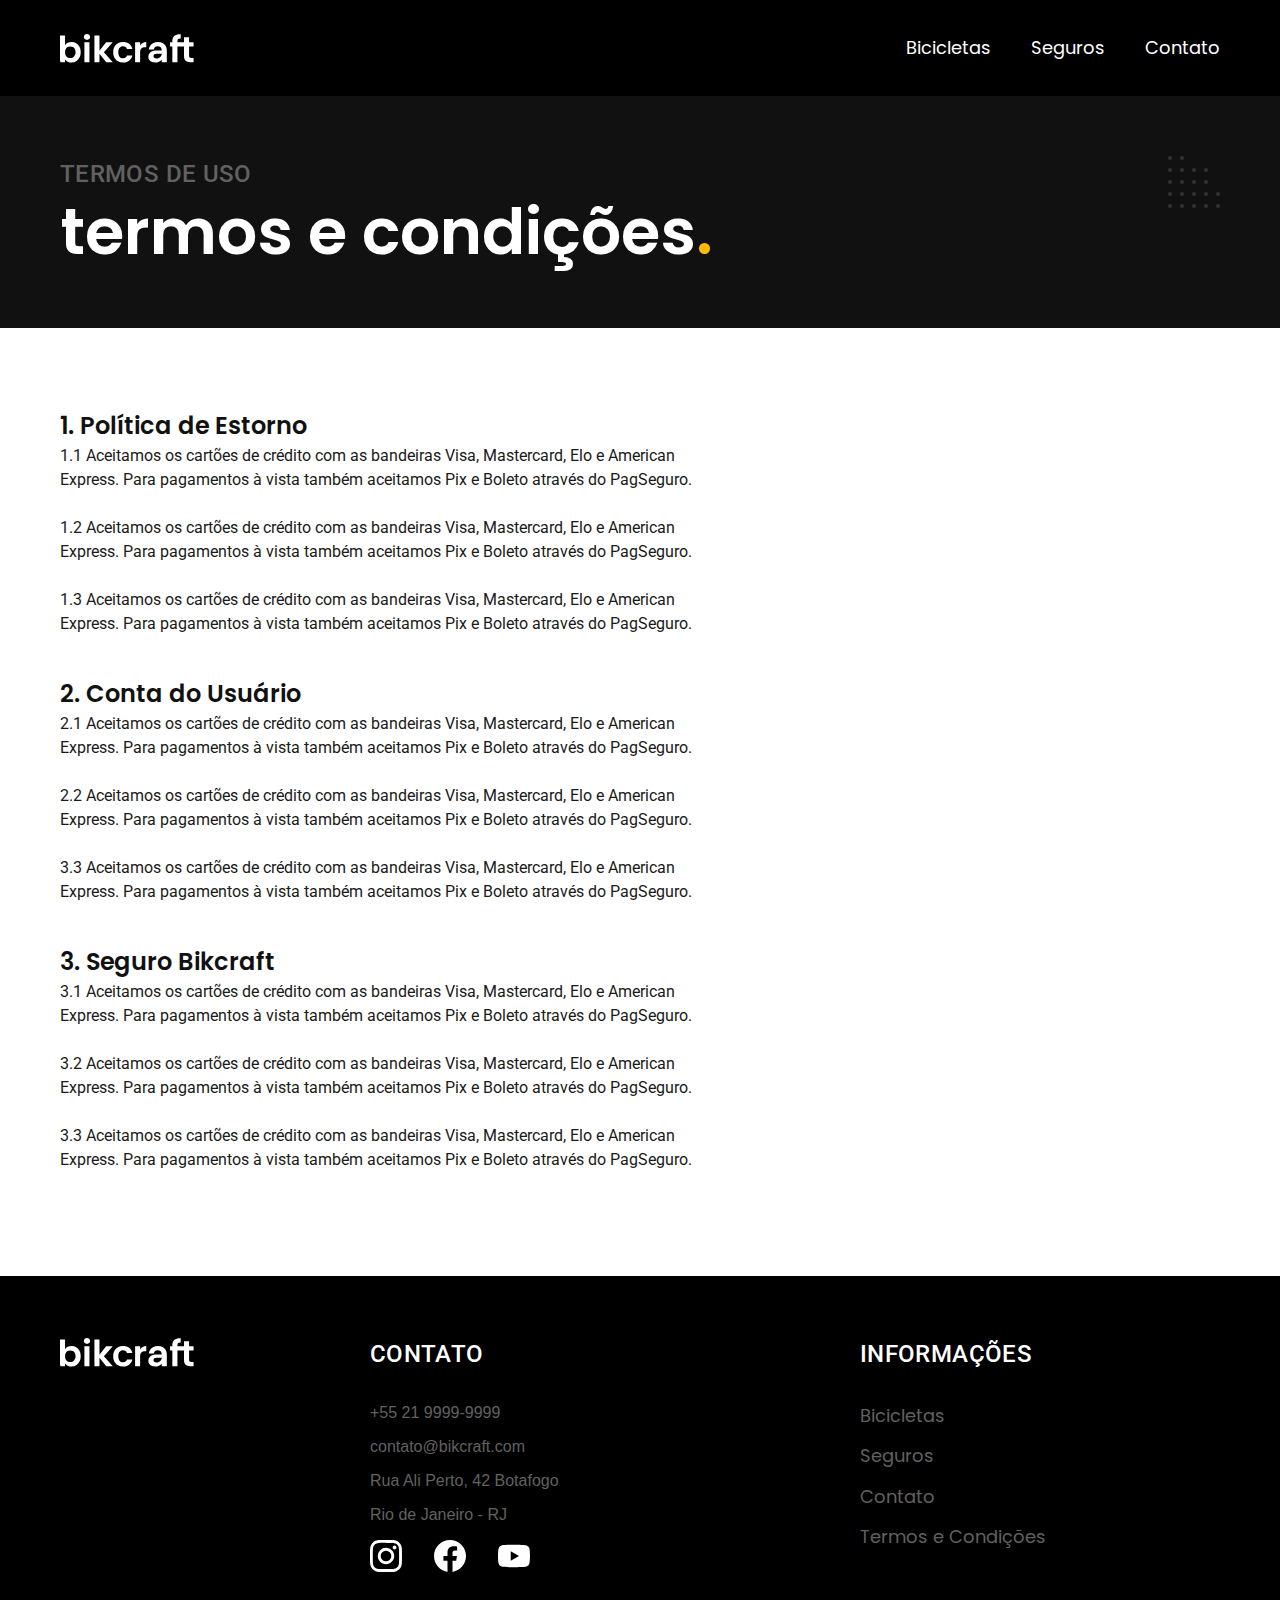
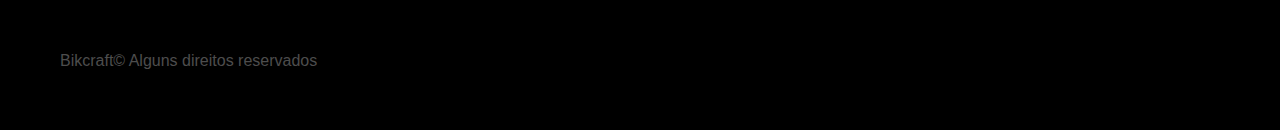
<file: termos.html>
<!DOCTYPE html>
<html lang="pt-br">
<head>
    <meta charset="UTF-8">
    <meta name="viewport" content="width=device-width, initial-scale=1.0">
    <title>Termos e condições / Bikcraft</title>
    <meta name="description" content="Termos e condições.">
    <link rel="icon" href="./img/favicon 1.svg" type="image/svg+xml">
    <link rel="stylesheet" href="./css/style.min.css">
    <link rel="preconnect" href="https://fonts.googleapis.com">
    <link rel="preconnect" href="https://fonts.gstatic.com" crossorigin>
    <link href="https://fonts.googleapis.com/css2?family=Merriweather:ital,wght@1,900&family=Poppins:wght@400;600&family=Roboto:wght@400;500&display=swap" rel="stylesheet">
    <script>document.documentElement.classList.add("js");</script>
</head>
<body id="termos">
    <header class="header-bg">
        <div class="header container">
            <a href="./"><img src="./img/bikcraft.svg" alt="bikcraft"></a>
                <nav aria-label="primaria">
                    <ul class="header-menu font-1-m cor-w">
                        <li><a href="./bicicletas.html">Bicicletas</a></li>
                        <li><a href="./seguros.html">Seguros</a></li>
                        <li><a href="./contato.html">Contato</a></li>
                    </ul>
                </nav>
        </div>
    </header>

    <main>
        <div class="titulo-bg">
            <div class="titulo container">
                <p class="font-2-l-b cor-5">Termos de uso</p>
                <h1 class="font-1-xxl cor-w">termos e condições<span class="cor-p1">.</span></h1>
            </div>
        </div>

        <div class="termos font-2-s cor-9 container">
            <h2 class="font-1-l cor-10">1. Política de Estorno</h2>
            <p>1.1 Aceitamos os cartões de crédito com as bandeiras Visa, Mastercard, Elo e American Express. Para pagamentos à vista também aceitamos Pix e  Boleto através do PagSeguro.</p>
            <p>1.2 Aceitamos os cartões de crédito com as bandeiras Visa, Mastercard, Elo e American Express. Para pagamentos à vista também aceitamos Pix e  Boleto através do PagSeguro.</p>
            <p>1.3 Aceitamos os cartões de crédito com as bandeiras Visa, Mastercard, Elo e American Express. Para pagamentos à vista também aceitamos Pix e  Boleto através do PagSeguro.</p>

            <h2 class="font-1-l cor-10">2. Conta do Usuário</h2>
            <p>2.1 Aceitamos os cartões de crédito com as bandeiras Visa, Mastercard, Elo e American Express. Para pagamentos à vista também aceitamos Pix e  Boleto através do PagSeguro.</p>
            <p>2.2 Aceitamos os cartões de crédito com as bandeiras Visa, Mastercard, Elo e American Express. Para pagamentos à vista também aceitamos Pix e  Boleto através do PagSeguro.</p>
            <p>3.3 Aceitamos os cartões de crédito com as bandeiras Visa, Mastercard, Elo e American Express. Para pagamentos à vista também aceitamos Pix e  Boleto através do PagSeguro.</p>

            <h2 class="font-1-l cor-10">3. Seguro Bikcraft</h2>
            <p>3.1 Aceitamos os cartões de crédito com as bandeiras Visa, Mastercard, Elo e American Express. Para pagamentos à vista também aceitamos Pix e  Boleto através do PagSeguro.</p>
            <p>3.2 Aceitamos os cartões de crédito com as bandeiras Visa, Mastercard, Elo e American Express. Para pagamentos à vista também aceitamos Pix e  Boleto através do PagSeguro.</p>
            <p>3.3 Aceitamos os cartões de crédito com as bandeiras Visa, Mastercard, Elo e American Express. Para pagamentos à vista também aceitamos Pix e  Boleto através do PagSeguro.</p>
        </div> 
    </main>

    <footer class="footer-bg">
        <div class="footer container">
            <img src="./img/bikcraft.svg" alt="Bikcraft">
            <div class="footer-contato">
                <h3 class="font-2-l-b cor-w">Contato</h3>
                <ul class="font-2-m cor-5">
                    <li><a href="tel:+552199999999">+55 21 9999-9999</a></li>
                    <li><a href="mailto:contato@bikcraft.com">contato@bikcraft.com</a></li>
                    <li>Rua Ali Perto, 42 Botafogo</li>
                    <li>Rio de Janeiro - RJ</li>
                </ul>

                <div class="footer-redes">
                    <a href="./">
                        <img src="./img/redes/instagram.svg" alt="Instagram">
                    </a>

                    <a href="./">
                        <img src="./img/redes/facebook.svg" alt="Facebook">
                    </a>

                    <a href="./">
                        <img src="./img/redes/youtube.svg" alt="YouTube">
                        </a>
                </div>
            </div>

            <div class="footer-informacoes">
                <h3 class="font-2-l-b cor-w">Informações</h3>
                <nav>
                    <ul class="font-1-m cor-5">
                        <li><a href="./bicicletas.html">Bicicletas</a></li>
                        <li><a href="./seguros.html">Seguros</a></li>
                        <li><a href="./contato.html">Contato</a></li>
                        <li><a href="./termos.html">Termos e Condições</a></li>
                    </ul>
                </nav>
            </div>
            <p class="footer-copy font-2-m cor-6">Bikcraft© Alguns direitos reservados</p>
        </div>
    </footer>

    <script src="./js/script.js"></script>
</body>
</html>
</file>
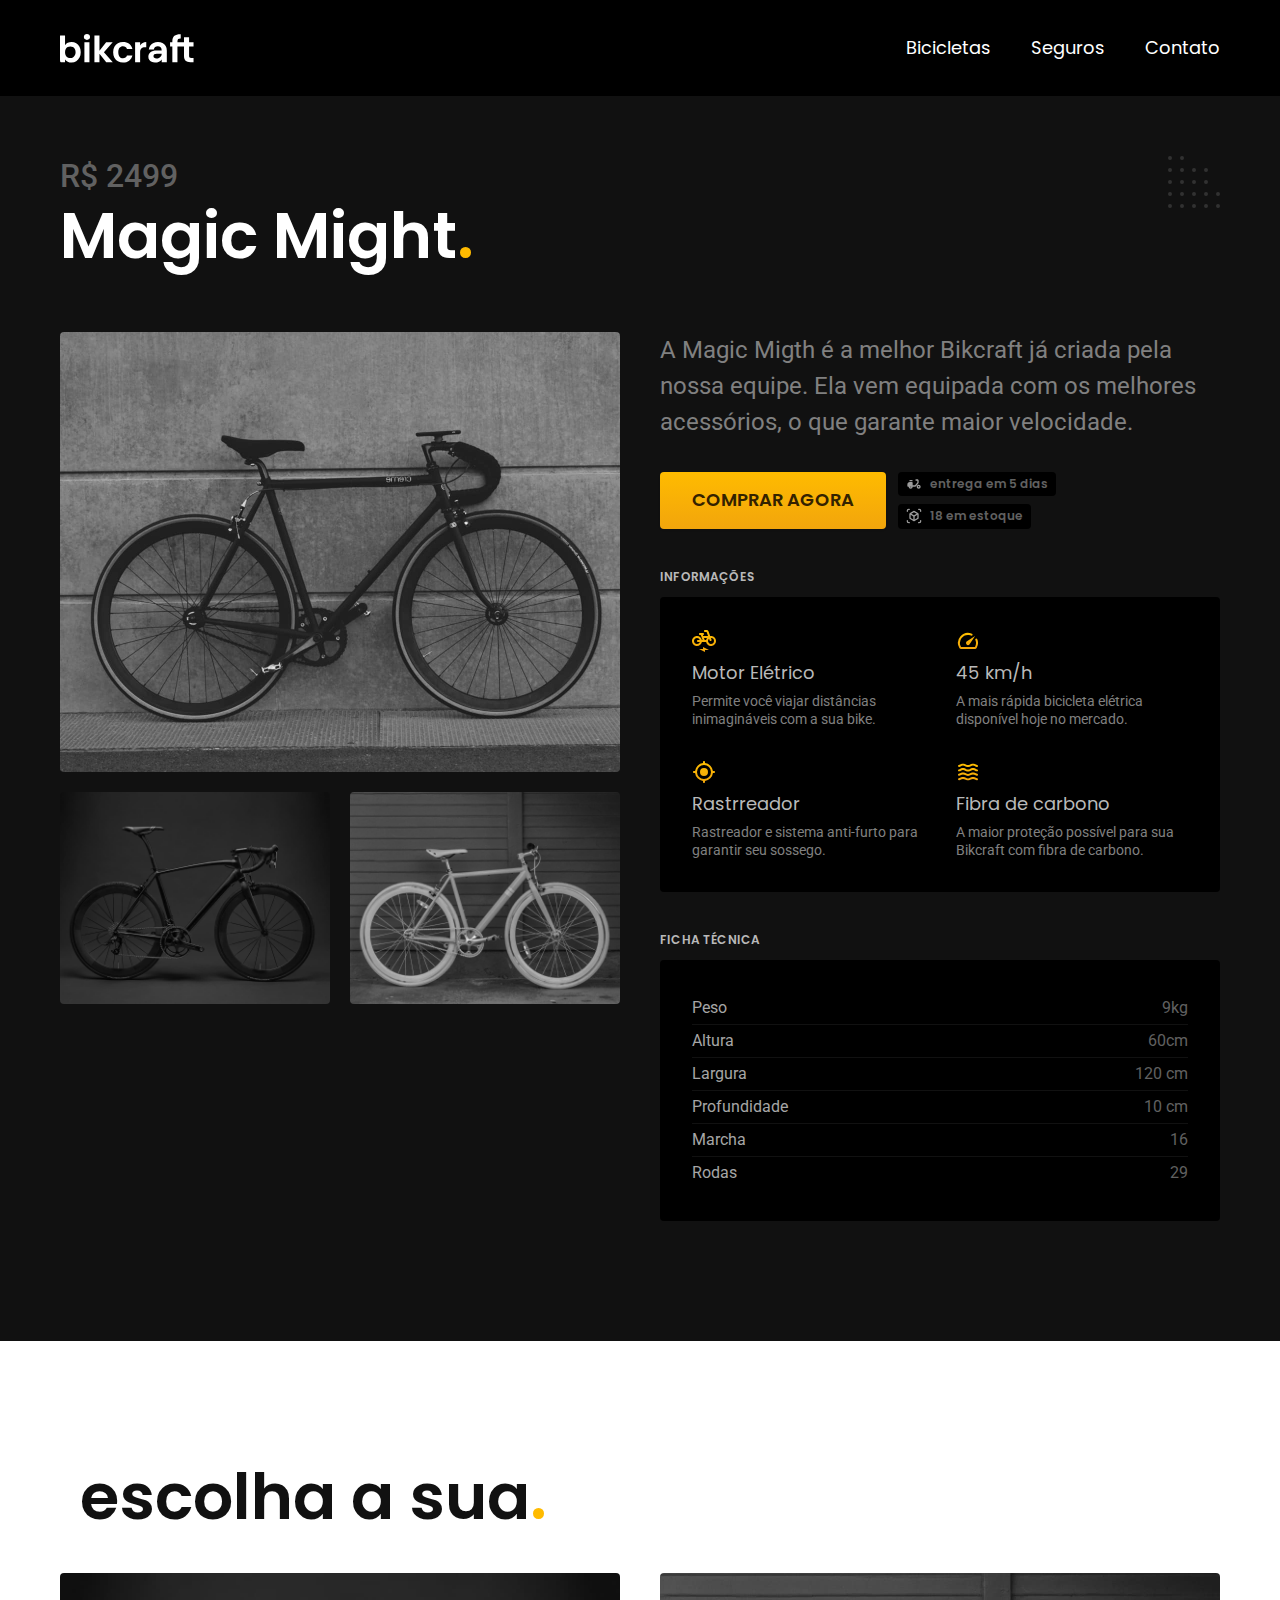
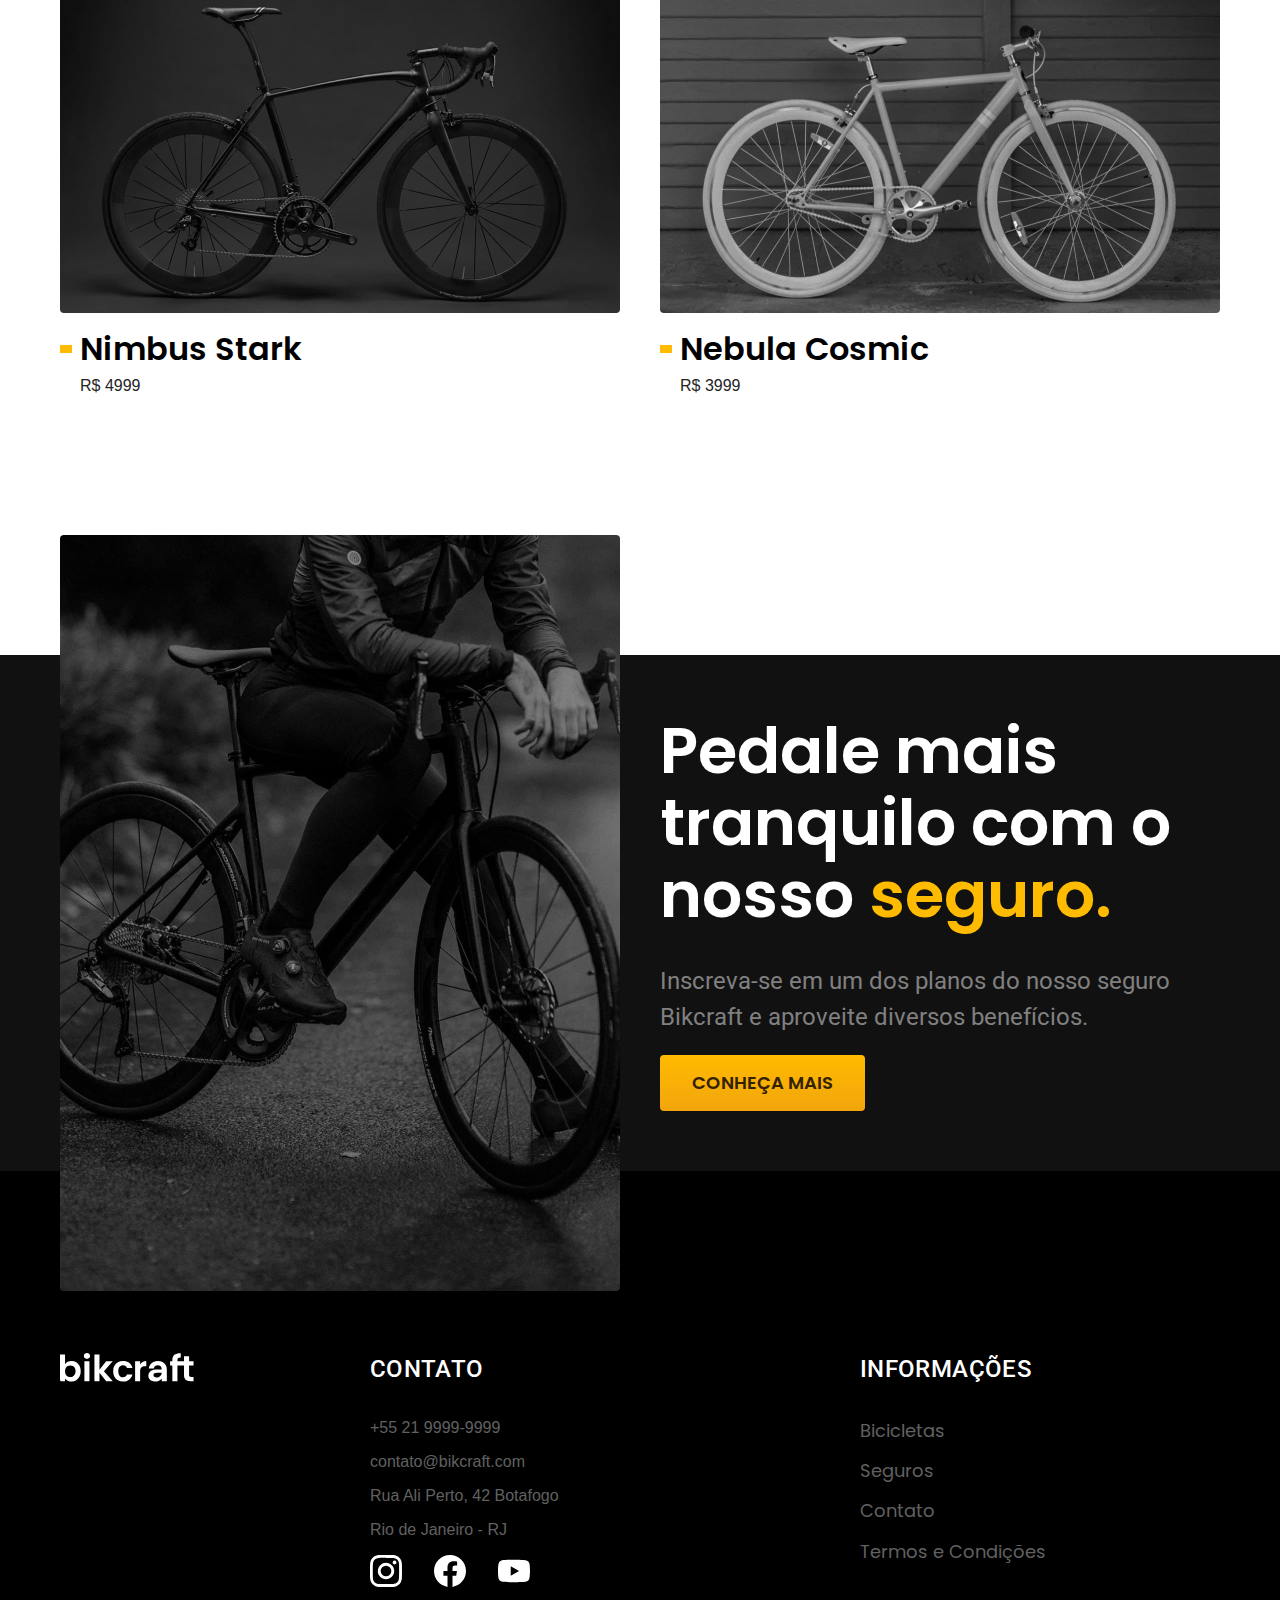
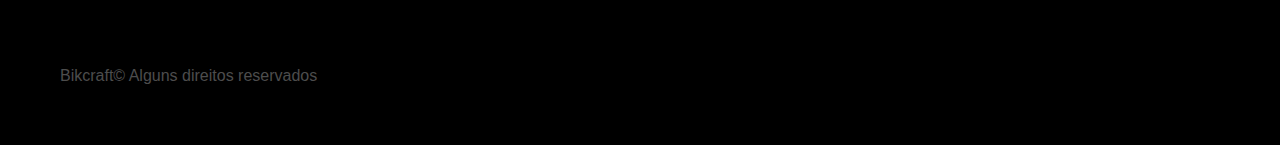
<file: bicicletas/magic.html>
<!DOCTYPE html>
<html lang="pt-br">
<head>
    <meta charset="UTF-8">
    <meta name="viewport" content="width=device-width, initial-scale=1.0">
    <title>Magic / Bikcraft</title>
    <meta name="description" content="Termos e condições.">
    <link rel="icon" href="../img/favicon 1.svg" type="image/svg+xml">
    <link rel="stylesheet" href="../css/style.min.css">
    <link rel="preconnect" href="https://fonts.googleapis.com">
    <link rel="preconnect" href="https://fonts.gstatic.com" crossorigin>
    <link href="https://fonts.googleapis.com/css2?family=Merriweather:ital,wght@1,900&family=Poppins:wght@400;600&family=Roboto:wght@400;500&display=swap" rel="stylesheet">
    <script>document.documentElement.classList.add("js");</script>
</head>
<body id="bicicleta">
    <header class="header-bg">
        <div class="header container">
            <a href="../"><img src="../img/bikcraft.svg" alt="bikcraft"></a>
                <nav aria-label="primaria">
                    <ul class="header-menu font-1-m cor-w">
                        <li><a href="../bicicletas.html">Bicicletas</a></li>
                        <li><a href="../seguros.html">Seguros</a></li>
                        <li><a href="../contato.html">Contato</a></li>
                    </ul>
                </nav>
        </div>
    </header>

    <main class="titulo-bg">
        <div>
            <div class="titulo container">
                <p class="font-2-xl cor-5">R$ 2499</p>
                <h1 class="font-1-xxl cor-w">Magic Might<span class="cor-p1">.</span></h1>
            </div>
        </div>

        <div class="bicicleta container">
            <div class="bicicleta-imagens">
                <img src="../img/bicicleta/nimbus2.jpg" alt="Bicicleta">
                <img src="../img/bicicleta/nimbus1.jpg" alt="Bicicleta">
                <img src="../img/bicicleta/nimbus3.jpg" alt="Bocicleta">
            </div>

            <div class="bicicleta-conteudo">
                <p class="font-2-l  cor-4">A Magic Migth é a melhor Bikcraft já criada pela nossa equipe. Ela vem equipada com os melhores acessórios, o que garante maior velocidade.</p>
                <div class="bicicleta-comprar">
                    <a class="button" href="../orcamento.html?tipo=bikcraft&produto=magic">Comprar Agora</a>
                    <span class="font-1-xs cor-5"><img src="../img/icones/entrega.svg" alt="">entrega em 5 dias</span>
                    <span class="font-1-xs cor-5"><img src="../img/icones/estoque.svg" alt="">18 em estoque</span>
                </div>

            <h2 class="font-1-xs cor-1">Informações</h2>
            <ul class="bicicleta-informacoes">
                <li>
                    <img src="../img/icones/eletrica.svg" alt="">
                    <h3 class="font-1-m cor-1">Motor Elétrico</h3>
                    <p class="font-2-xs cor-4">Permite você viajar distâncias inimagináveis com a sua bike.</p>
                </li>

                <li>
                    <img src="../img/icones/velocidade.svg" alt="">
                    <h3 class="font-1-m cor-1">45 km/h</h3>
                    <p class="font-2-xs cor-4">A mais rápida bicicleta elétrica disponível hoje no mercado.</p>
                </li>

                <li>
                    <img src="../img/icones/rastreador.svg" alt="">
                    <h3 class="font-1-m cor-1">Rastrreador</h3>
                    <p class="font-2-xs cor-4">Rastreador e sistema anti-furto para garantir seu sossego.</p>
                </li>

                <li>
                    <img src="../img/icones/carbono.svg" alt="">
                    <h3 class="font-1-m cor-1">Fibra de carbono</h3>
                    <p class="font-2-xs cor-4">A maior proteção possível para sua Bikcraft com fibra de carbono.</p>
                </li>
            </ul>

            <h2 class="font-1-xs cor-1">Ficha Técnica</h2>
            <ul class="bicicleta-ficha font-2-s cor-3">
                <li>Peso <span>9kg</span></li>
                <li>Altura <span>60cm</span></li>
                <li>Largura <span>120 cm</span></li>
                <li>Profundidade <span>10 cm</span></li>
                <li>Marcha <span>16</span></li>
                <li>Rodas <span>29</span></li>
            </ul>
            </div>
        </div>  
        </div>   
    </main>

    <article class="bicicletas-lista container">
        <h2 class="container font-1-xxl cor-10">escolha a sua<span class="cor-p1">.</span></h2>
            <ul>
                <li>
                    <a href="./nimbus.html">
                    <img src="../img/bicicletas/nimbus.jpg" alt="bicicleta preta">
                    <h3 class="font-1-xl cor-11">Nimbus Stark</h3>
                    <span class="font-2-m cor-8">R$ 4999</span>
                    </a>
                </li>
                <li>
                    <a href="./nebula.html">
                    <img src="../img/bicicletas/nebula.jpg" alt="bicicleta preta">
                    <h3 class="font-1-xl cor-11">Nebula Cosmic</h3>
                    <span class="font-2-m cor-8">R$ 3999</span>
                    </a>
                </li>
            </ul>
    </article>

    <article class="seguro-bg">
        <div class="seguro container">
            <div class="seguro-imagem">
                <img src="../img/fotos/seguros.jpg" alt="Pessoa parada em cima de uma bicicleta.">
            </div>
            <div class="seguro-conteudo">
                <h2 class="font-1-xxl cor-w">Pedale mais tranquilo com o nosso <Span class="cor-p1">seguro.</Span></h2>
                <p class="font-2-l cor-4">Inscreva-se em um dos planos do nosso seguro Bikcraft e aproveite diversos benefícios.</p>
                <a class="button" href="../seguros.html">Conheça Mais</a>
            </div>

        </div>

    </article>

    <footer class="footer-bg">
        <div class="footer container">
            <img src="../img/bikcraft.svg" alt="Bikcraft">
            <div class="footer-contato">
                <h3 class="font-2-l-b cor-w">Contato</h3>
                <ul class="font-2-m cor-5">
                    <li><a href="tel:+552199999999">+55 21 9999-9999</a></li>
                    <li><a href="mailto:contato@bikcraft.com">contato@bikcraft.com</a></li>
                    <li>Rua Ali Perto, 42 Botafogo</li>
                    <li>Rio de Janeiro - RJ</li>
                </ul>

                <div class="footer-redes">
                    <a href="../">
                        <img src="../img/redes/instagram.svg" alt="Instagram">
                    </a>

                    <a href="./">
                        <img src="../img/redes/facebook.svg" alt="Facebook">
                    </a>

                    <a href="./">
                        <img src="../img/redes/youtube.svg" alt="YouTube">
                        </a>
                </div>
            </div>

            <div class="footer-informacoes">
                <h3 class="font-2-l-b cor-w">Informações</h3>
                <nav>
                    <ul class="font-1-m cor-5">
                        <li><a href="../bicicletas.html">Bicicletas</a></li>
                        <li><a href="../seguros.html">Seguros</a></li>
                        <li><a href="../contato.html">Contato</a></li>
                        <li><a href="../termos.html">Termos e Condições</a></li>
                    </ul>
                </nav>
            </div>
            <p class="footer-copy font-2-m cor-6">Bikcraft© Alguns direitos reservados</p>
        </div>
    </footer>

    <script src="../js/script.js"></script>
</body>
</html>
</file>
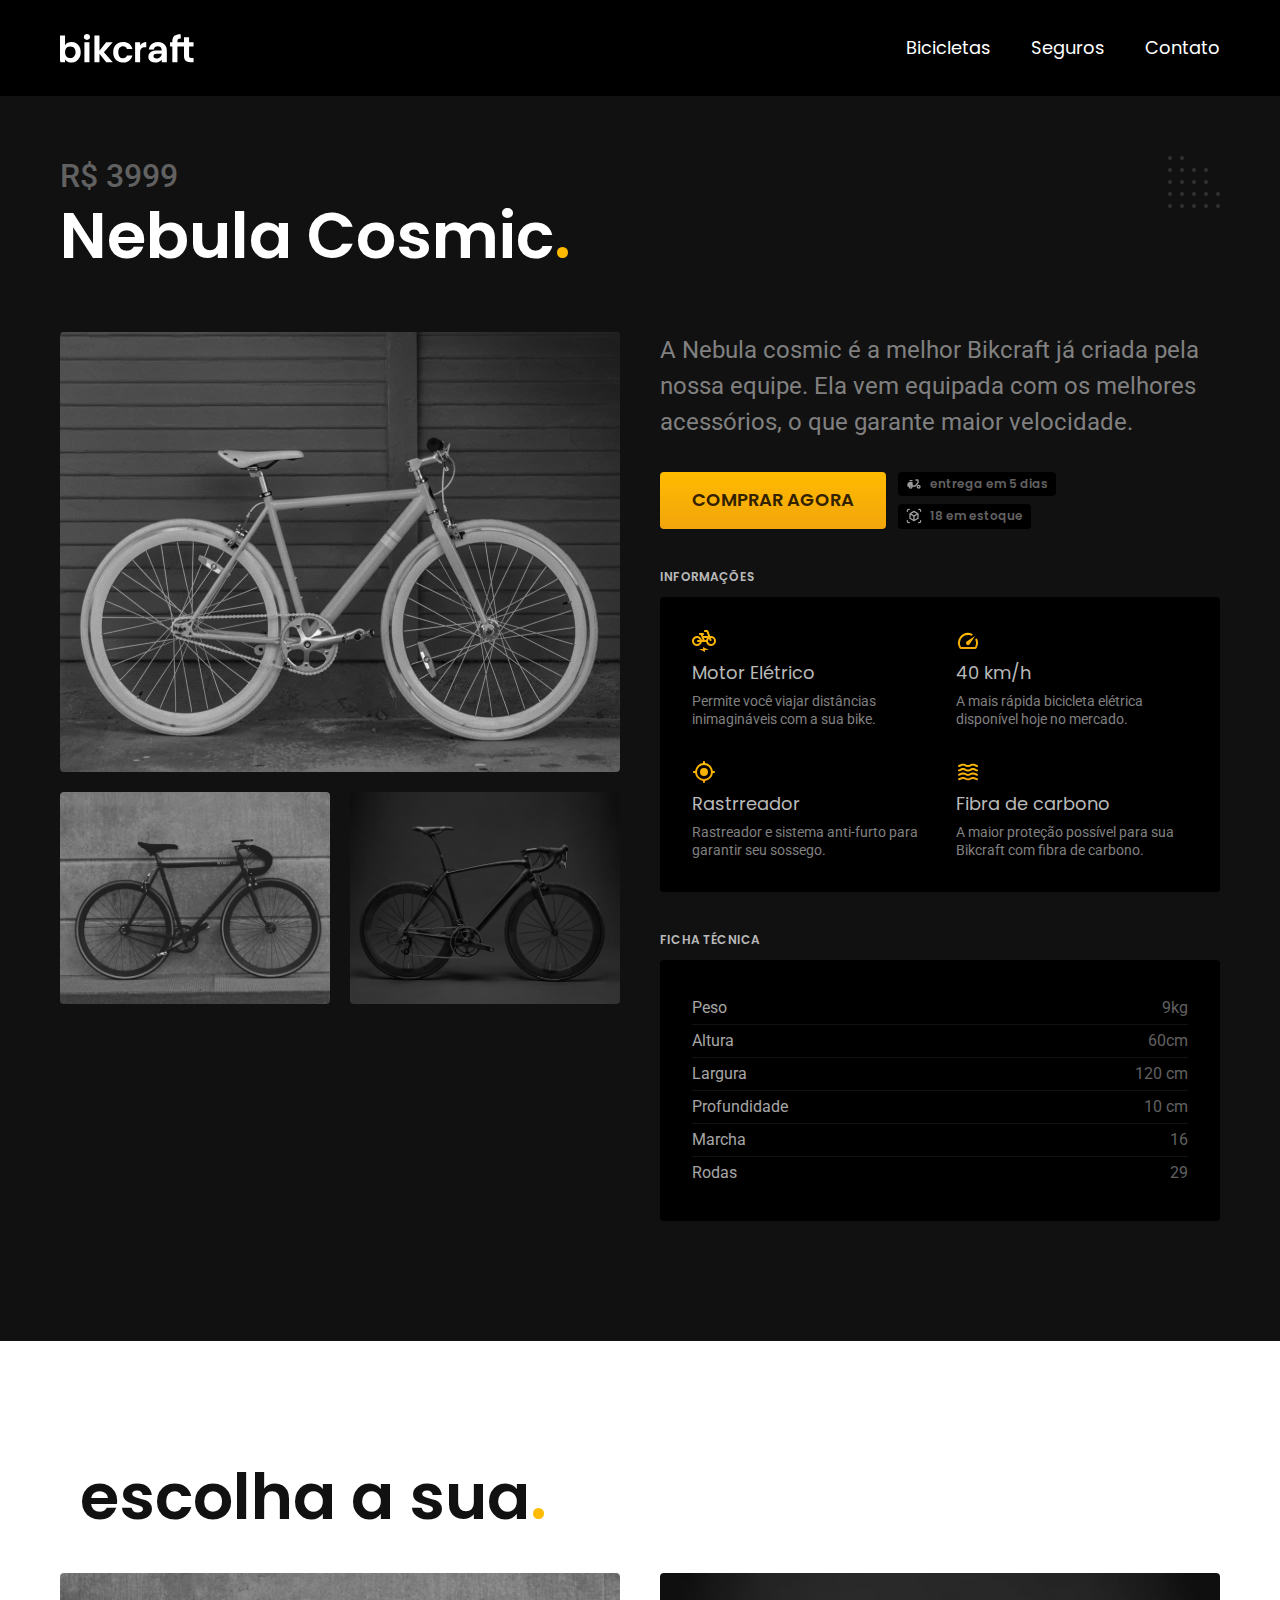
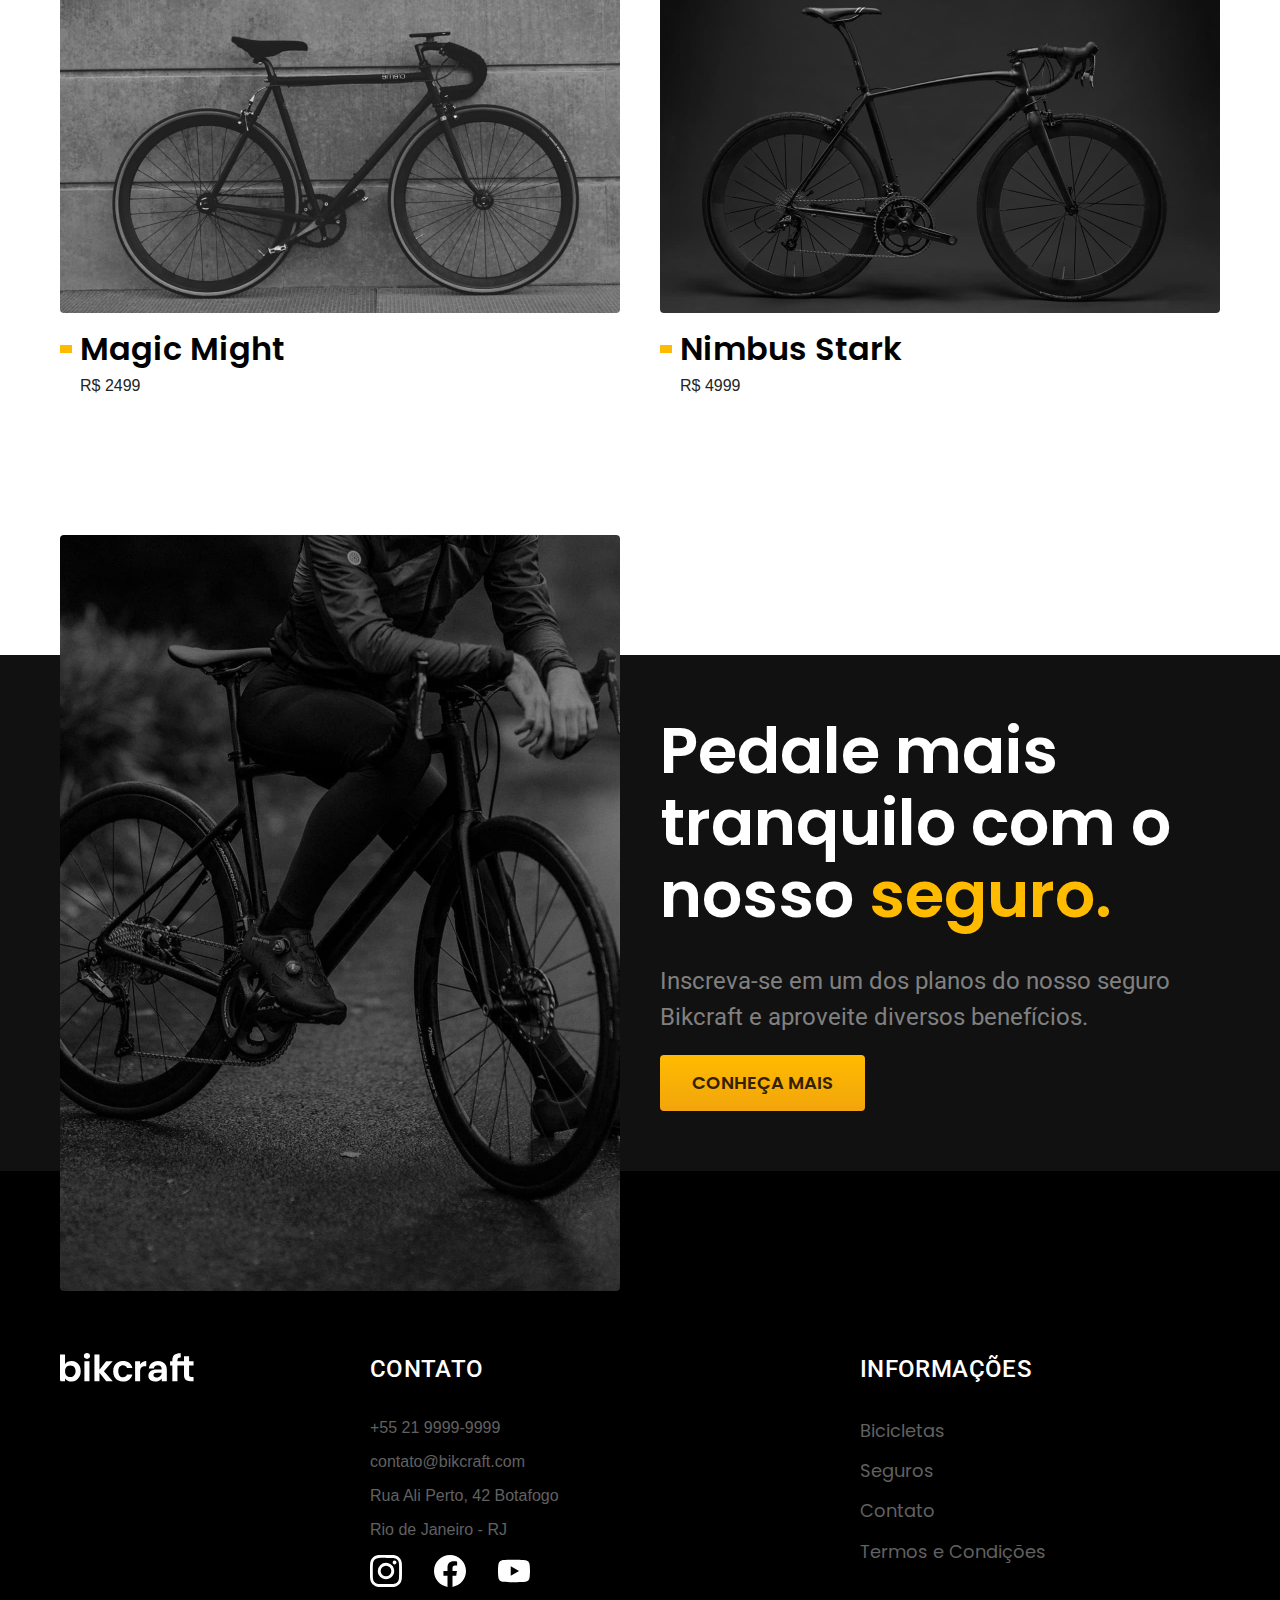
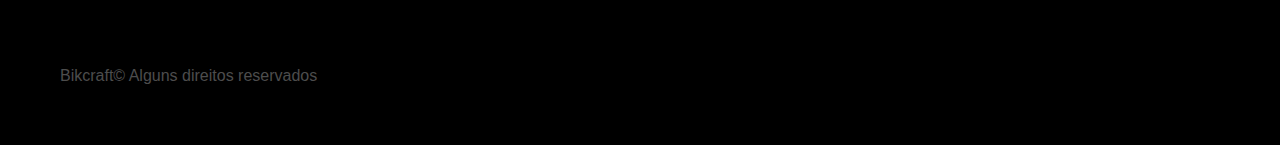
<file: bicicletas/nebula.html>
<!DOCTYPE html>
<html lang="pt-br">
<head>
    <meta charset="UTF-8">
    <meta name="viewport" content="width=device-width, initial-scale=1.0">
    <title>Nebula / Bikcraft</title>
    <meta name="description" content="Termos e condições.">
    <link rel="icon" href="../img/favicon 1.svg" type="image/svg+xml">
    <link rel="stylesheet" href="../css/style.min.css">
    <link rel="preconnect" href="https://fonts.googleapis.com">
    <link rel="preconnect" href="https://fonts.gstatic.com" crossorigin>
    <link href="https://fonts.googleapis.com/css2?family=Merriweather:ital,wght@1,900&family=Poppins:wght@400;600&family=Roboto:wght@400;500&display=swap" rel="stylesheet">
    <script>document.documentElement.classList.add("js");</script>
</head>
<body id="bicicleta">
    <header class="header-bg">
        <div class="header container">
            <a href="../"><img src="../img/bikcraft.svg" alt="bikcraft"></a>
                <nav aria-label="primaria">
                    <ul class="header-menu font-1-m cor-w">
                        <li><a href="../bicicletas.html">Bicicletas</a></li>
                        <li><a href="../seguros.html">Seguros</a></li>
                        <li><a href="../contato.html">Contato</a></li>
                    </ul>
                </nav>
        </div>
    </header>

    <main class="titulo-bg">
        <div>
            <div class="titulo container">
                <p class="font-2-xl cor-5">R$ 3999</p>
                <h1 class="font-1-xxl cor-w">Nebula Cosmic<span class="cor-p1">.</span></h1>
            </div>
        </div>

        <div class="bicicleta container">
            <div class="bicicleta-imagens">
                <img src="../img/bicicleta/nimbus3.jpg" alt="">
                <img src="../img/bicicleta/nimbus2.jpg" alt="">
                <img src="../img/bicicleta/nimbus1.jpg" alt="">
            </div>

            <div class="bicicleta-conteudo">
                <p class="font-2-l  cor-4">A Nebula cosmic é a melhor Bikcraft já criada pela nossa equipe. Ela vem equipada com os melhores acessórios, o que garante maior velocidade.</p>
                <div class="bicicleta-comprar">
                    <a class="button" href="../orcamento.html?tipo=bikcraft&produto=nebula">Comprar Agora</a>
                    <span class="font-1-xs cor-5"><img src="../img/icones/entrega.svg" alt="">entrega em 5 dias</span>
                    <span class="font-1-xs cor-5"><img src="../img/icones/estoque.svg" alt="">18 em estoque</span>
                </div>

            <h2 class="font-1-xs cor-1">Informações</h2>
            <ul class="bicicleta-informacoes">
                <li>
                    <img src="../img/icones/eletrica.svg" alt="">
                    <h3 class="font-1-m cor-1">Motor Elétrico</h3>
                    <p class="font-2-xs cor-4">Permite você viajar distâncias inimagináveis com a sua bike.</p>
                </li>

                <li>
                    <img src="../img/icones/velocidade.svg" alt="">
                    <h3 class="font-1-m cor-1">40 km/h</h3>
                    <p class="font-2-xs cor-4">A mais rápida bicicleta elétrica disponível hoje no mercado.</p>
                </li>

                <li>
                    <img src="../img/icones/rastreador.svg" alt="">
                    <h3 class="font-1-m cor-1">Rastrreador</h3>
                    <p class="font-2-xs cor-4">Rastreador e sistema anti-furto para garantir seu sossego.</p>
                </li>

                <li>
                    <img src="../img/icones/carbono.svg" alt="">
                    <h3 class="font-1-m cor-1">Fibra de carbono</h3>
                    <p class="font-2-xs cor-4">A maior proteção possível para sua Bikcraft com fibra de carbono.</p>
                </li>
            </ul>

            <h2 class="font-1-xs cor-1">Ficha Técnica</h2>
            <ul class="bicicleta-ficha font-2-s cor-3">
                <li>Peso <span>9kg</span></li>
                <li>Altura <span>60cm</span></li>
                <li>Largura <span>120 cm</span></li>
                <li>Profundidade <span>10 cm</span></li>
                <li>Marcha <span>16</span></li>
                <li>Rodas <span>29</span></li>
            </ul>
            </div>
        </div>  
        </div>   
    </main>

    <article class="bicicletas-lista container">
        <h2 class="container font-1-xxl cor-10">escolha a sua<span class="cor-p1">.</span></h2>
            <ul>
                <li>
                    <a href="./magic.html">
                    <img src="../img/bicicletas/magic.jpg" alt="bicicleta preta">
                    <h3 class="font-1-xl cor-11">Magic Might</h3>
                    <span class="font-2-m cor-8">R$ 2499</span>
                    </a>
                </li>
                <li>
                    <a href="./nimbus.html">
                    <img src="../img/bicicletas/nimbus.jpg" alt="bicicleta preta">
                    <h3 class="font-1-xl cor-11">Nimbus Stark</h3>
                    <span class="font-2-m cor-8">R$ 4999</span>
                    </a>
                </li>
            </ul>
    </article>

    <article class="seguro-bg">
        <div class="seguro container">
            <div class="seguro-imagem">
                <img src="../img/fotos/seguros.jpg" alt="Pessoa parada em cima de uma bicicleta.">
            </div>
            <div class="seguro-conteudo">
                <h2 class="font-1-xxl cor-w">Pedale mais tranquilo com o nosso <Span class="cor-p1">seguro.</Span></h2>
                <p class="font-2-l cor-4">Inscreva-se em um dos planos do nosso seguro Bikcraft e aproveite diversos benefícios.</p>
                <a class="button" href="../seguros.html">Conheça Mais</a>
            </div>

        </div>

    </article>

    <footer class="footer-bg">
        <div class="footer container">
            <img src="../img/bikcraft.svg" alt="Bikcraft">
            <div class="footer-contato">
                <h3 class="font-2-l-b cor-w">Contato</h3>
                <ul class="font-2-m cor-5">
                    <li><a href="tel:+552199999999">+55 21 9999-9999</a></li>
                    <li><a href="mailto:contato@bikcraft.com">contato@bikcraft.com</a></li>
                    <li>Rua Ali Perto, 42 Botafogo</li>
                    <li>Rio de Janeiro - RJ</li>
                </ul>

                <div class="footer-redes">
                    <a href="../">
                        <img src="../img/redes/instagram.svg" alt="Instagram">
                    </a>

                    <a href="./">
                        <img src="../img/redes/facebook.svg" alt="Facebook">
                    </a>

                    <a href="./">
                        <img src="../img/redes/youtube.svg" alt="YouTube">
                        </a>
                </div>
            </div>

            <div class="footer-informacoes">
                <h3 class="font-2-l-b cor-w">Informações</h3>
                <nav>
                    <ul class="font-1-m cor-5">
                        <li><a href="../bicicletas.html">Bicicletas</a></li>
                        <li><a href="../seguros.html">Seguros</a></li>
                        <li><a href="../contato.html">Contato</a></li>
                        <li><a href="../termos.html">Termos e Condições</a></li>
                    </ul>
                </nav>
            </div>
            <p class="footer-copy font-2-m cor-6">Bikcraft© Alguns direitos reservados</p>
        </div>
    </footer>

    <script src="../js/script.js"></script>
</body>
</html>
</file>
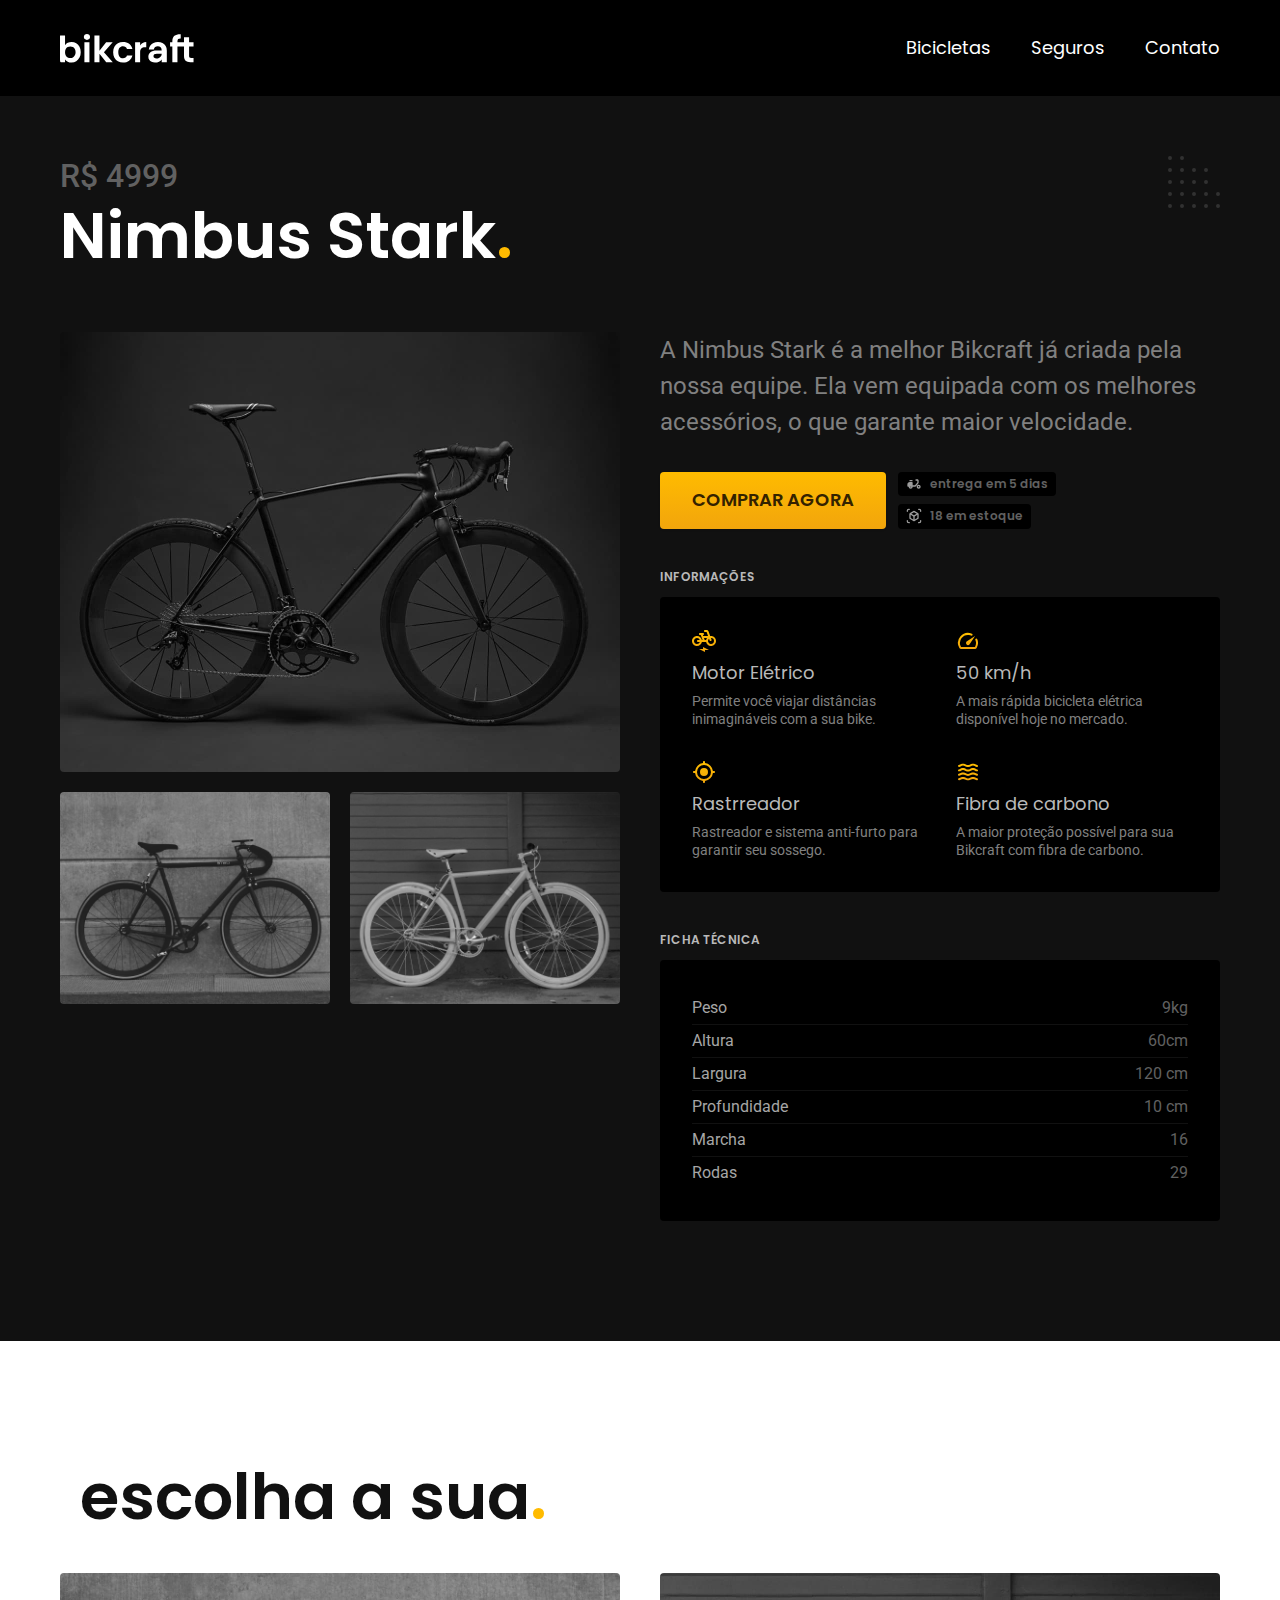
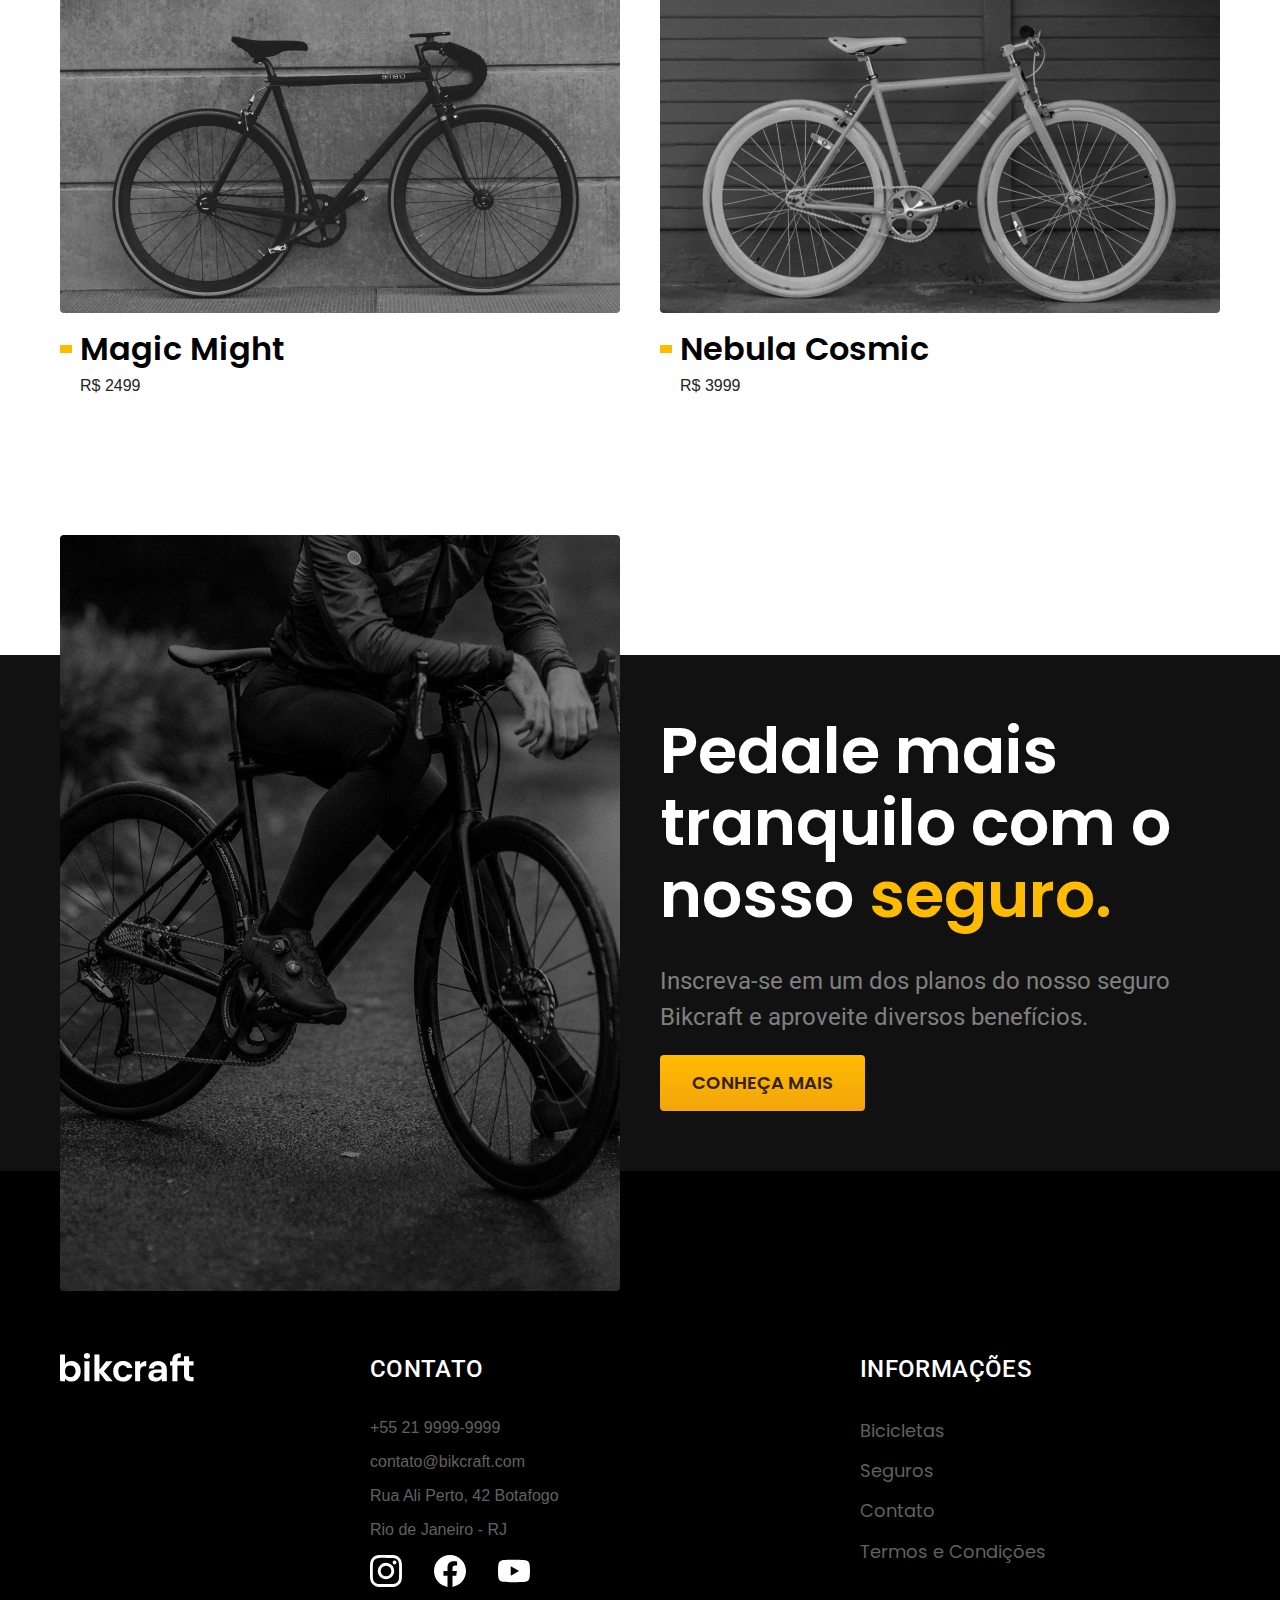
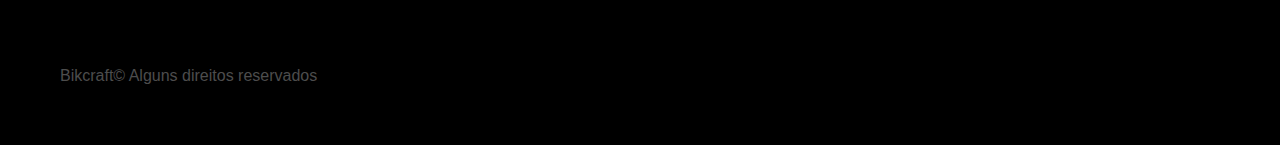
<file: bicicletas/nimbus.html>
<!DOCTYPE html>
<html lang="pt-br">
<head>
    <meta charset="UTF-8">
    <meta name="viewport" content="width=device-width, initial-scale=1.0">
    <title>Termos e condições / Bikcraft</title>
    <meta name="description" content="Termos e condições.">
    <link rel="icon" href="../img/favicon 1.svg" type="image/svg+xml">
    <link rel="stylesheet" href="../css/style.min.css">
    <link rel="preconnect" href="https://fonts.googleapis.com">
    <link rel="preconnect" href="https://fonts.gstatic.com" crossorigin>
    <link href="https://fonts.googleapis.com/css2?family=Merriweather:ital,wght@1,900&family=Poppins:wght@400;600&family=Roboto:wght@400;500&display=swap" rel="stylesheet">
    <script>document.documentElement.classList.add("js");</script>
</head>
<body id="bicicleta">
    <header class="header-bg">
        <div class="header container">
            <a href="../"><img src="../img/bikcraft.svg" alt="bikcraft"></a>
                <nav aria-label="primaria">
                    <ul class="header-menu font-1-m cor-w">
                        <li><a href="../bicicletas.html">Bicicletas</a></li>
                        <li><a href="../seguros.html">Seguros</a></li>
                        <li><a href="../contato.html">Contato</a></li>
                    </ul>
                </nav>
        </div>
    </header>

    <main class="titulo-bg">
        <div>
            <div class="titulo container">
                <p class="font-2-xl cor-5">R$ 4999</p>
                <h1 class="font-1-xxl cor-w">Nimbus Stark<span class="cor-p1">.</span></h1>
            </div>
        </div>

        <div class="bicicleta container">
            <div class="bicicleta-imagens">
                <img src="../img/bicicleta/nimbus1.jpg" alt="">
                <img src="../img/bicicleta/nimbus2.jpg" alt="">
                <img src="../img/bicicleta/nimbus3.jpg" alt="">
            </div>

            <div class="bicicleta-conteudo">
                <p class="font-2-l  cor-4">A Nimbus Stark é a melhor Bikcraft já criada pela nossa equipe. Ela vem equipada com os melhores acessórios, o que garante maior velocidade.</p>
                <div class="bicicleta-comprar">
                    <a class="button" href="../orcamento.html?tipo=bikcraft&produto=nimbus">Comprar Agora</a>
                    <span class="font-1-xs cor-5"><img src="../img/icones/entrega.svg" alt="">entrega em 5 dias</span>
                    <span class="font-1-xs cor-5"><img src="../img/icones/estoque.svg" alt="">18 em estoque</span>
                </div>

            <h2 class="font-1-xs cor-1">Informações</h2>
            <ul class="bicicleta-informacoes">
                <li>
                    <img src="../img/icones/eletrica.svg" alt="">
                    <h3 class="font-1-m cor-1">Motor Elétrico</h3>
                    <p class="font-2-xs cor-4">Permite você viajar distâncias inimagináveis com a sua bike.</p>
                </li>

                <li>
                    <img src="../img/icones/velocidade.svg" alt="">
                    <h3 class="font-1-m cor-1">50 km/h</h3>
                    <p class="font-2-xs cor-4">A mais rápida bicicleta elétrica disponível hoje no mercado.</p>
                </li>

                <li>
                    <img src="../img/icones/rastreador.svg" alt="">
                    <h3 class="font-1-m cor-1">Rastrreador</h3>
                    <p class="font-2-xs cor-4">Rastreador e sistema anti-furto para garantir seu sossego.</p>
                </li>

                <li>
                    <img src="../img/icones/carbono.svg" alt="">
                    <h3 class="font-1-m cor-1">Fibra de carbono</h3>
                    <p class="font-2-xs cor-4">A maior proteção possível para sua Bikcraft com fibra de carbono.</p>
                </li>
            </ul>

            <h2 class="font-1-xs cor-1">Ficha Técnica</h2>
            <ul class="bicicleta-ficha font-2-s cor-3">
                <li>Peso <span>9kg</span></li>
                <li>Altura <span>60cm</span></li>
                <li>Largura <span>120 cm</span></li>
                <li>Profundidade <span>10 cm</span></li>
                <li>Marcha <span>16</span></li>
                <li>Rodas <span>29</span></li>
            </ul>
            </div>
        </div>  
        </div>   
    </main>

    <article class="bicicletas-lista container">
        <h2 class="container font-1-xxl cor-10">escolha a sua<span class="cor-p1">.</span></h2>
            <ul>
                <li>
                    <a href="./magic.html">
                    <img src="../img/bicicletas/magic.jpg" alt="bicicleta preta">
                    <h3 class="font-1-xl cor-11">Magic Might</h3>
                    <span class="font-2-m cor-8">R$ 2499</span>
                    </a>
                </li>
                <li>
                    <a href="./nebula.html">
                    <img src="../img/bicicletas/nebula.jpg" alt="bicicleta preta">
                    <h3 class="font-1-xl cor-11">Nebula Cosmic</h3>
                    <span class="font-2-m cor-8">R$ 3999</span>
                    </a>
                </li>
            </ul>
    </article>

    <article class="seguro-bg">
        <div class="seguro container">
            <div class="seguro-imagem">
                <img src="../img/fotos/seguros.jpg" alt="Pessoa parada em cima de uma bicicleta.">
            </div>
            <div class="seguro-conteudo">
                <h2 class="font-1-xxl cor-w">Pedale mais tranquilo com o nosso <Span class="cor-p1">seguro.</Span></h2>
                <p class="font-2-l cor-4">Inscreva-se em um dos planos do nosso seguro Bikcraft e aproveite diversos benefícios.</p>
                <a class="button" href="../seguros.html">Conheça Mais</a>
            </div>

        </div>

    </article>

    <footer class="footer-bg">
        <div class="footer container">
            <img src="../img/bikcraft.svg" alt="Bikcraft">
            <div class="footer-contato">
                <h3 class="font-2-l-b cor-w">Contato</h3>
                <ul class="font-2-m cor-5">
                    <li><a href="tel:+552199999999">+55 21 9999-9999</a></li>
                    <li><a href="mailto:contato@bikcraft.com">contato@bikcraft.com</a></li>
                    <li>Rua Ali Perto, 42 Botafogo</li>
                    <li>Rio de Janeiro - RJ</li>
                </ul>

                <div class="footer-redes">
                    <a href="../">
                        <img src="../img/redes/instagram.svg" alt="Instagram">
                    </a>

                    <a href="./">
                        <img src="../img/redes/facebook.svg" alt="Facebook">
                    </a>

                    <a href="./">
                        <img src="../img/redes/youtube.svg" alt="YouTube">
                        </a>
                </div>
            </div>

            <div class="footer-informacoes">
                <h3 class="font-2-l-b cor-w">Informações</h3>
                <nav>
                    <ul class="font-1-m cor-5">
                        <li><a href="../bicicletas.html">Bicicletas</a></li>
                        <li><a href="../seguros.html">Seguros</a></li>
                        <li><a href="../contato.html">Contato</a></li>
                        <li><a href="../termos.html">Termos e Condições</a></li>
                    </ul>
                </nav>
            </div>
            <p class="footer-copy font-2-m cor-6">Bikcraft© Alguns direitos reservados</p>
        </div>
    </footer>

    <script src="../js/script.js"></script>
</body>
</html>
</file>
<file: css/style.min.css>
body{margin:0;font-family:Arial,Helvetica,sans-serif;color:#fff}blockquote,dd,h1,h2,h3,h4,p,ul{margin:0}ul{padding:0;list-style:none}a{text-decoration:none;color:inherit}img{max-width:100%;height:auto;display:block;border-radius:4px}.font-1-xs{font:600 .75rem/1.35 Poppins,sans-serif}.font-2-xs{font:400 .88rem/1.25 Roboto,sans-serif}.font-2-s{font:400 1rem/1.5 Roboto,sans-serif}.font-1-s{font:400 1rem/1.5 Poppins,sans-serif}.font-1-m-b{font:600 1.12rem/1.35 Poppins,sans-serif}.font-1-m{font:400 1.12rem/1.35 Poppins,sans-serif}.font-2-l,.font-2-l-b{font:400 1.5rem/1.5 Roboto,sans-serif}.font-2-l-b{font-weight:500;letter-spacing:.015em;text-transform:uppercase}.font-1-l{font:400 1.5rem/1.5 Poppins,sans-serif}.font-1-xl{font:600 2rem/1.25 Poppins,sans-serif}.font-2-xl{font:500 2rem/1.25 Roboto,sans-serif}.font-1-xxl{font:600 4rem/1.125 Poppins,sans-serif}@media (max-width:1200px){.font-1-xxl{font-size:3rem}.font-2-l,.font-2-l-b{font-size:1.125rem}}@media (max-width:800px){.font-1-xxl{font-size:2rem}.font-1-xl,.font-2-xl{font-size:1.5rem}}.header-bg{background:var(--cor-11)}.header{display:flex;flex-wrap:wrap;gap:20px;justify-content:space-between;align-items:center;padding-top:20px;padding-bottom:20px}.header-menu{display:flex;flex-wrap:wrap;gap:40px}.header-menu a{display:inline-block;padding:16px 0;position:relative}.header-menu a::after{content:"";display:block;height:2px;width:0%;background:var(--cor-w);margin-top:4px;transition:.3s;position:absolute}.header-menu a.ativo::after,.header-menu a:hover::after{width:100%}@media (max-width:800px){.header-menu{gap:20px}.header-menu a{background:var(--cor-10);padding:12px 16px;border-radius:4px}.header-menu a:hover{background:var(--cor-p5)}.header-menu a::after{display:none}}@media (max-width:600px){.header-menu{gap:12px;padding:8px 12px;font-size:14px}}.footer-bg{background-color:var(--cor-11)}.footer{display:grid;grid-template-columns:3fr 5fr 4fr;gap:40px;padding-top:60px;padding-bottom:60px}.footer h3{margin-bottom:32px}.footer.contato ul{margin-bottom:32px}.footer.contato li:nth-child(2n)::after{content:"";display:block;max-width:360px;height:2px;background:var(--cor-9);margin-top:16px}.footer li{margin-bottom:16px}.footer-redes{display:flex;gap:32px}.footer a:hover{color:var(--cor-w)}.footer-copy{grid-column:1/-1;margin-top:40px}@media (max-width:800px){.footer>img{display:none}.footer{grid-template-columns:1fr 1fr}}@media (max-width:600px){.footer{grid-template-columns:1fr}.footer-copy{margin-top:0}}.container{box-sizing:border-box;max-width:1200px;padding-left:20px;padding-right:20px;margin-left:auto;margin-right:auto}.button{display:inline-block;padding:16px 32px;background-image:linear-gradient(#fb0,#f2a50c);border-radius:4px;box-shadow:0 1px 2px rgba(0,0,0,.1);text-transform:uppercase;color:var(--cor-p5);font:600 1.125rem/1.35 Poppins,sans-serif;max-width:max-content;border:none;cursor:pointer}.button:hover{background-image:linear-gradient(#ffb60d,#e59317)}.button.secundario{background:var(--cor-9);color:var(--cor-0)}.button.secundario:hover{background:var(--cor-8)}.button.seta{display:flex;align-items:center}.button.seta::after{content:"";display:inline-block;width:18px;height:10px;margin-left:12px;background:url("../img/icones/seta.svg");transition:transform .2s}.button.seta:hover::after{transform:translateX(4px)}@media (max-width:600px){.button{padding:12px 16px;font-size:1rem}}.link{display:inline-block;color:var(--cor-p1);font:500 1.5rem/1.5 Poppins,sans-serif;text-transform:uppercase}.link::after{content:"";display:block;width:100%;height:4px;background-color:currentColor}.link:hover{color:var(--cor-w)}.titulo-bg{padding-top:60px;padding-bottom:60px;background-color:var(--cor-10)}.titulo{background:url("../img/dec/top-right.svg") no-repeat top right 20px}.titulo p{margin-bottom:4px}@media (max-width:800px){.titulo p{font-size:1rem;text-transform:lowercase;font-weight:400}}:root{--cor-w:#ffffff;--cor-0:#EDEDED;--cor-1:#B9B9B9;--cor-2:#BFBFBF;--cor-3:#A6A6A6;--cor-4:#808080;--cor-5:#616161;--cor-6:#4D4D4D;--cor-7:#383838;--cor-8:#242424;--cor-9:#1A1A1A;--cor-10:#111111;--cor-11:#000000;--cor-p1:#FFBB00;--cor-p2:#E5A40B;--cor-p3:#A66F00;--cor-p4:#664400;--cor-p5:#332200}.cor-w{color:var(--cor-w)}.cor-0{color:var(--cor-0)}.cor-1{color:var(--cor-1)}.cor-2{color:var(--cor-2)}.cor-3{color:var(--cor-3)}.cor-4{color:var(--cor-4)}.cor-5{color:var(--cor-5)}.cor-6{color:var(--cor-6)}.cor-7{color:var(--cor-7)}.cor-8{color:var(--cor-8)}.cor-9{color:var(--cor-9)}.cor-10{color:var(--cor-10)}.cor-11{color:var(--cor-11)}.cor-p1{color:var(--cor-p1)}.cor-p2{color:var(--cor-p2)}.cor-p3{color:var(--cor-p3)}.cor-p4{color:var(--cor-p4)}.cor-p5{color:var(--cor-p5)}.form{display:grid;grid-template-columns:1fr 1fr;gap:20px}.form label{display:block;color:var(--cor-11);font:400 1rem/1.5 Poppins,sans-serif;margin-bottom:4px}.form .col-2{grid-column:span 2}.form input[type=email],.form input[type=text],.form textarea{font:400 1rem/1.5 Roboto,sans-serif;background:var(--cor-0);border:1px solid var(--cor-1);padding:12px;border-radius:4px;width:100%;box-sizing:border-box}.form input[type=email]:focus,.form input[type=text]:focus,.form textarea:focus{outline:0;border-color:var(--cor-p1);background:var(--cor-w);box-shadow:0 0 0 2px #fea}@media (max-width:600px){.form{grid-template-columns:1fr}.form .col-2{grid-column:1}}.introducao-bg{background:var(--cor-11) url("../img/dec/bottom-left.svg") no-repeat bottom 130px left 20px;box-shadow:inset 0 -120px #fff}.introducao{display:grid;grid-template-columns:1fr 1fr;gap:0 40px}.introducao-conteudo{align-self:end;padding-bottom:200px}.introducao-img{margin-bottom:-120px}.introducao img{width:100%;height:100%;border-radius:4px;object-fit:cover}.introducao h1{margin-bottom:32px}.introducao p{margin-bottom:20px;color:#b2b2b2}@media (max-width:800px){.introducao-bg{background:var(--cor-11);padding-top:40px;box-shadow:inset 0 -60px #fff}.introducao{grid-template-columns:1fr;gap:32px}.introducao-conteudo{padding-bottom:0}.introducao h1{margin-bottom:16px}.introducao-img{height:300px;width:100%}}.tecnologia-bg{background-color:var(--cor-10);box-shadow:inset 0 80px var(--cor-w),inset 0 -80px var(--cor-w)}.tecnologia{display:grid;grid-template-columns:1fr 1fr;gap:40px}.tecnologia-imagem img{width:100%;height:100%;object-fit:cover;object-position:left}.tecnologia-conteudo{padding-top:160px;padding-bottom:160px}.tecnologia-conteudo>span{display:block;margin-bottom:20px}.tecnologia-conteudo h2{margin-bottom:32px}.tecnologia-conteudo>p{margin-bottom:20px}.tecnologia-vantagens{display:flex;gap:40px}.tecnologia-vantagens h3{margin-bottom:8px;width:max-content}.tecnologia-vantagens img{width:24px;margin-bottom:8px}@media (max-width:800px){.tecnologia-bg{background-color:var(--cor-10)}.tecnologia{grid-template-columns:1fr}.tecnologia-conteudo{margin-top:60px;margin-bottom:60px}.tecnologia-imagem{display:none}.tecnologia a{margin-bottom:60px}}@media (max-width:600px){.tecnologia-vantagens{flex-direction:column}}.parceiros{background-color:var(--cor-w);padding-top:60px;padding-bottom:120px}.parceiros h2{margin-bottom:60px}.parceiros ul{max-width:1400px;padding:0 20px;display:grid;grid-template-columns:repeat(4,1fr);margin:0 auto}.parceiros li{display:flex;padding:32px;border-left:2px solid var(--cor-2)}.parceiros li:first-child,.parceiros li:nth-child(5){border-left:none}.parceiros li:nth-child(n+5){border-top:2px solid var(--cor-2)}.parceiros img{margin:auto}@media(max-width:800px){.parceiros{padding-bottom:60px}.parceiros h2{margin-bottom:20px}.parceiros ul{grid-template-columns:repeat(2,1fr)}.parceiros li{display:flex;padding:20px}}.depoimento{display:grid;grid-template-columns:1fr 1fr;background-color:var(--cor-p1);overflow:hidden}.depoimento img{width:100%;height:100%;object-fit:cover;border-radius:none}.depoimento-conteudo{padding:40px 40px 80px 80px;align-self:end;background:url("../img/dec/bottom-right-p.svg") no-repeat bottom 40px right 40px}.depoimento-conteudo p{max-width:32ch;font-family:Merriweather,serif;font-style:italic;font-weight:900;margin-bottom:32px;position:relative}.depoimento-conteudo p::after,.depoimento-conteudo p::before{font-size:5rem;color:var(--cor-p2);position:absolute}.depoimento-conteudo p::before{content:"“";left:-50px;top:-20px}.depoimento-conteudo p::after{content:"”"}@media (min-width:1200px){.depoimento img{max-height:520px}}@media (max-width:800px){.depoimento{grid-template-columns:1fr;text-align:center}.depoimento img{max-height:200px}.depoimento-conteudo{padding:40px 20px;margin:auto}}.bicicletas-lista{padding-top:120px;padding-bottom:120px}.bicicletas-lista h2{margin-bottom:40px}.bicicletas-lista ul{display:flex;gap:40px;padding:0 20px 20px 20px;max-width:1400px;margin-left:auto;margin-right:auto;overflow-x:auto}#bicicleta .bicicletas-lista ul{padding:0 0 20px 0}.bicicletas-lista li{flex:1;min-width:280px}.bicicletas-lista a{display:block}.bicicletas-lista img{margin-bottom:16px}.bicicletas-lista h3{margin-bottom:8px;display:flex;align-items:center}.bicicletas-lista h3::before{content:"";display:inline-block;height:8px;width:12px;margin-right:8px;background-color:var(--cor-p1);transition:width .2s}.bicicletas-lista a:hover h3::before{width:24px}.bicicletas-lista li span{padding-left:20px}@media (max-width:800px){.bicicletas-lista{padding-bottom:60px}.bicicletas-lista ul{gap:20px}}.bicicletas-bg{background-image:linear-gradient(to right,var(--cor-w) 30%,var(--cor-10)0%)}.bicicletas{display:grid;grid-template-columns:1fr 1fr;gap:40px;padding-top:60px;padding-bottom:60px;background:url("../img/dec/top-right.svg") no-repeat top 40px right 20px}.bicicletas-imagem{display:grid}.bicicletas-imagem img{grid-area:1/1}.bicicletas-imagem span{grid-area:1/1;place-self:start end;margin-top:20px;background:var(--cor-11);display:inline-block;padding:8px 16px 8px 8px;border-radius:4px 0 0 4px}.bicicletas-conteudo{display:grid;grid-template-columns:1fr auto}.bicicletas h2,.bicicletas p{grid-column:1/-1}.bicicletas h2{margin-bottom:20px}.bicicletas h2::before{content:"";display:block;width:12px;height:8px;background-color:var(--cor-p1);margin-bottom:8px}.bicicletas p{margin-bottom:32px}.bicicletas a{place-self:end}.bicicletas li{display:flex;align-items:center}.bicicletas ul{display:grid;gap:16px}.bicicletas-conteudo img{width:24px;margin-right:8px}@media(max-width:800px){.bicicletas{grid-template-columns:1fr;gap:20px;padding-top:40px;padding-bottom:40px}}@media(max-width:600px){.bicicletas-bg{background-color:var(--cor-10)}.bicicletas-conteudo{grid-template-columns:1fr}.bicicletas-conteudo ul{font-size:1rem;grid-template-columns:1fr 1fr;margin-bottom:32px;align-content:start}.bicicletas a{place-self:start}}#bicicleta .titulo p{text-transform:uppercase}.bicicleta{display:grid;grid-template-columns:1fr 1fr;align-items:start;gap:40px;padding-top:60px;padding-bottom:60px}.bicicleta-imagens{display:flex;flex-wrap:wrap;gap:20px}.bicicleta-imagens img{flex:1;min-width:20px}.bicicleta-imagens img:first-child{min-width:100%}.bicicleta-conteudo>p{margin-bottom:32px}.bicicleta-comprar{display:grid;grid-template-columns:max-content auto;align-items:center;justify-items:start;gap:8px 12px;margin-bottom:40px}.bicicleta-comprar a{grid-row:span 2}.bicicleta-comprar span{display:flex;align-items:center;background-color:var(--cor-11);gap:8px;padding:4px 8px;border-radius:4px}.bicicleta-conteudo h2{text-transform:uppercase;letter-spacing:.015em;margin-bottom:12px}.bicicleta-ficha,.bicicleta-informacoes{padding:32px;background-color:var(--cor-11);border-radius:4px}.bicicleta-informacoes{margin-bottom:40px;display:grid;grid-template-columns:1fr 1fr;gap:32px}.bicicleta-informacoes img{width:24px;margin-bottom:8px}.bicicleta-informacoes h3{margin-bottom:8px}.bicicleta-ficha li{padding:4px 0;display:flex;justify-content:space-between;border-bottom:1px solid var(--cor-10)}.bicicleta-ficha li:last-child{border-bottom:none}.bicicleta-ficha span{color:var(--cor-5)}.bicicletas-lista{background-color:var(--cor-w)}@media (max-width:800px){.bicicleta{grid-template-columns:1fr;padding-top:40px;padding-bottom:40px}.bicicleta-imagens{grid-row:2}}@media (max-width:400px){.bicicleta-informacoes{grid-template-columns:1fr}.bicicleta-comprar{grid-template-columns:1fr}}.seguro-bg{background-color:var(--cor-10);box-shadow:inset 0 120px var(--cor-w),inset 0 -120px var(--cor-11)}.seguro{display:grid;grid-template-columns:1fr 1fr;gap:40px}.seguro-imagem img{width:100%;height:100%;object-fit:cover}.seguro-conteudo{padding-top:180px;padding-bottom:180px}.seguro h2{margin-bottom:32px}.seguro p{margin-bottom:20px}@media (max-width:800px){.seguro-bg{box-shadow:inset 0 60px var(--cor-11)}.seguro{grid-template-columns:1fr}.seguro-conteudo{grid-row:1;padding-top:40px;padding-bottom:0}}.seguros-bg{background-color:var(--cor-9);color:var(--cor-0)}.seguros.container{padding-top:60px;padding-bottom:60px;display:grid;grid-template-columns:1fr 1fr;gap:40px;align-items:center}#seguros.seguros{padding-top:0}.seguros h2{grid-column:1/-1}.seguros-item{background-color:var(--cor-11);padding:32px 32px 32px 60px;display:grid;grid-template-columns:1fr auto;border-radius:4px}.seguros-item h3{margin-bottom:40px}.seguros-item span{grid-column:2;display:block;text-align:right}.seguros-item ul{grid-column:1/-1;margin-bottom:32px}.seguros-item li{display:flex;align-items:center;position:relative}.seguros-item li+li{margin-top:20px}.seguros-item li::before{content:"";display:inline-block;width:13px;height:8px;background-image:url("../img/icones/lista.svg");position:absolute;left:-21px}.seguros-item a{grid-column:1/-1}@media (max-width:800px){.seguros{grid-template-columns:1fr}}.vantagens-bg{background-color:var(--cor-11);--padding:120px}.vantagens{padding-top:var(--padding);padding-bottom:var(--padding)}.vantagens h2{margin-bottom:60px}.vantagens ul{display:grid;grid-template-columns:repeat(auto-fit,minmax(280px,max-content));gap:40px 80px}.vantagens h3,.vantagens img{margin-bottom:8px}@media (max-width:800px){.vantagens-bg{--padding:60px}.vantagens h2{margin-bottom:40px}.vantagens ul{gap:20px}}.perguntas{padding-top:120px;padding-bottom:120px}.perguntas h2{margin-bottom:60px}.perguntas dl>div{padding:20px;border-radius:10px}.perguntas dl>div:nth-child(odd){background-color:var(--cor-0)}.perguntas button{display:grid;grid-template-columns:auto 1fr auto;padding-bottom:8px;align-items:center;gap:8px;cursor:pointer;border:none;background:0 0;width:100%;text-align:left}.perguntas button::before{content:"";display:inline-block;width:12px;height:8px;background-color:var(--cor-p1)}.perguntas button::after{content:"";display:inline-block;width:14px;height:6px;background:url("../img/icones/seta-abrir.svg");transition:.3s}.perguntas button:hover::after,.perguntas button[aria-expanded=true]::after{transform:rotate(180deg)}.js .perguntas dd{display:none}.js .perguntas dd.ativa{display:block}.perguntas dd{padding-left:20px;padding-bottom:20px;max-width:80ch}@media (max-width:800px){.perguntas{padding-top:60px;padding-bottom:60px}.perguntas h2{margin-bottom:40px}}#contato{background-image:linear-gradient(var(--cor-11) 600px,var(--cor-0) 0)}.contato{display:grid;grid-template-columns:5fr 7fr}.contato-dados,.contato-formulario{padding:60px;box-shadow:0 1px 2px rgba(0,0,0,.1)}.contato-dados{border-radius:5px 0 0 5px;background:var(--cor-11) url("../img/dec/bottom-left.svg") no-repeat bottom 20px left 20px}.contato-formulario{border-radius:0 5px 5px 0;background:var(--cor-w) url("../img/dec/bottom-right.svg") no-repeat bottom 20px right 20px}.contato-dados h2{margin-bottom:60px}.contato-endereco{margin-bottom:32px;padding-left:28px;background:url("../img/icones/local.svg") no-repeat 0 2px}.contato-endereco p{margin-bottom:8px}.contato-meios a{display:block;max-width:max-content;margin-bottom:8px;padding-left:28px}.contato-meios a:hover{color:var(--cor-w)}.contato-meios a:first-child{background:url("../img/icones/email.svg") no-repeat 0 2px}.contato-meios a:nth-child(2){margin-bottom:32px}.contato-meios a:nth-child(3){background:url("../img/icones/telefone.svg") no-repeat 0 2px;margin-bottom:60px}.contato-redes{display:flex;gap:32px;padding-left:28px}@media (max-width:800px){.contato{grid-template-columns:1fr}.contato-dados,.contato-formulario{padding:20px}.contato-dados{border-radius:5px 5px 0 0;background:var(--cor-11)}.contato-formulario{border-radius:0 0 5px 5px}.contato-dados h2,.contato-meios a:nth-child(3){margin-bottom:32px}.contato-redes{margin-bottom:12px}}.lojas{display:grid;grid-template-columns:1fr 1fr;gap:0 40px;padding-top:120px;padding-bottom:120px}.lojas h2{grid-column:1/-1;margin-bottom:60px}.lojas img{border-radius:4px 4px 0 0}.lojas-item{border-radius:4px;background:var(--cor-w);box-shadow:0 1px 2px rgba(0,0,0,.1)}.lojas-conteudo{display:grid;grid-template-columns:1fr 1fr;gap:32px 16px;padding:32px}.lojas-conteudo h3,.lojas-tempo{grid-column:1/-1}.lojas-dados{display:grid;gap:8px;border-left:2px solid var(--cor-1);padding-left:12px}.lojas-tempo{display:flex;align-items:center;gap:8px}@media (max-width:800px){.lojas{gap:20px;padding-top:60px;padding-bottom:60px}.lojas h2{margin-bottom:32px}.lojas-conteudo{grid-template-columns:1fr}}@media (max-width:600px){.lojas{grid-template-columns:1fr}}#orcamento{background-image:linear-gradient(var(--cor-10) 600px,var(--cor-0) 0)}.orcamento{display:grid;grid-template-columns:5fr 7fr;padding-bottom:120px}.orcamento h2{text-transform:uppercase;position:relative;display:flex;align-items:center}.orcamento h2::before{content:"";display:inline-block;width:4px;height:8px;background-color:var(--cor-p1);position:absolute;left:-12px}.orcamento-dados,.orcamento-produto{padding:60px;box-shadow:0 1px 2px rgba(0,0,0,.1)}.orcamento-produto{border-radius:5px 0 0 5px;background:var(--cor-11) url("../img/dec/bottom-left.svg") no-repeat bottom 20px left 20px;display:grid;grid-template-columns:1fr 1fr;gap:20px;align-content:start}.orcamento-produto>*{grid-column:1/-1}.orcamento-produto label{grid-column:initial}.orcamento-produto label{font:400 1rem/1.5 Poppins,sans-serif;color:var(--cor-3);background-color:var(--cor-9);padding:12px 16px;border-radius:4px;cursor:pointer;display:grid;grid-template-columns:auto 1fr auto;align-items:center;border:1px solid var(--cor-9)}.orcamento-produto input:checked+label{color:var(--cor-10);background:var(--cor-w)}.orcamento-produto label::before{content:"";display:inline-block;box-sizing:border-box;width:12px;height:12px;border:1px solid var(--cor-5);border-radius:50%;margin-right:8px}.orcamento-produto input:checked+label::before{border-color:var(--cor-6);box-shadow:inset 0 0 0 3px var(--cor-w),inset 0 0 0 6px var(--cor-6)}.orcamento-produto label:hover{background-color:var(--cor-8);border-color:var(--cor-8)}.orcamento-produto input:focus+label{box-shadow:0 0 0 2px var(--cor-p1);border-color:var(--cor-11)}.orcamento-produto span{display:none}.orcamento-produto input:checked+label span{display:inline-block}.orcamento-produto input{opacity:0;position:absolute;pointer-events:none}.orcamento-dados{border-radius:0 5px 5px 0;background:var(--cor-w) url("../img/dec/bottom-right.svg") no-repeat bottom 20px right 20px}.orcamento-conteudo{display:none}.orcamento-conteudo h2,.orcamento-dados h2:nth-of-type(n+2){margin-top:20px}#bikcraft:checked~#orcamento-bikcraft,#seguro:checked~#orcamento-seguro{display:grid;gap:20px}.orcamento-detalhes{background:var(--cor-w);padding:20px;display:none;grid-template-columns:1fr 1fr;border-radius:4px;align-items:center}.orcamento-detalhes li{display:flex;align-items:center;margin-bottom:8px}.orcamento-detalhes li img{width:16px;margin-right:8px}.orcamento-produto input:checked+label+.orcamento-detalhes{display:grid}@media (max-width:1200px){.orcamento-dados,.orcamento-produto{padding:32px}}@media (max-width:800px){.orcamento{grid-template-columns:1fr}.orcamento-produto{border-radius:5px 5px 0 0;background:var(--cor-11)}.orcamento-dados{border-radius:0 0 5px 5px}}@media (max-width:400px){.orcamento-produto{grid-template-columns:1fr}}.termos{padding-top:80px;padding-bottom:80px}.termos h2{font-weight:600}.termos p+h2{margin-top:40px}.termos p{max-width:75ch;margin-bottom:24px}
</file>
